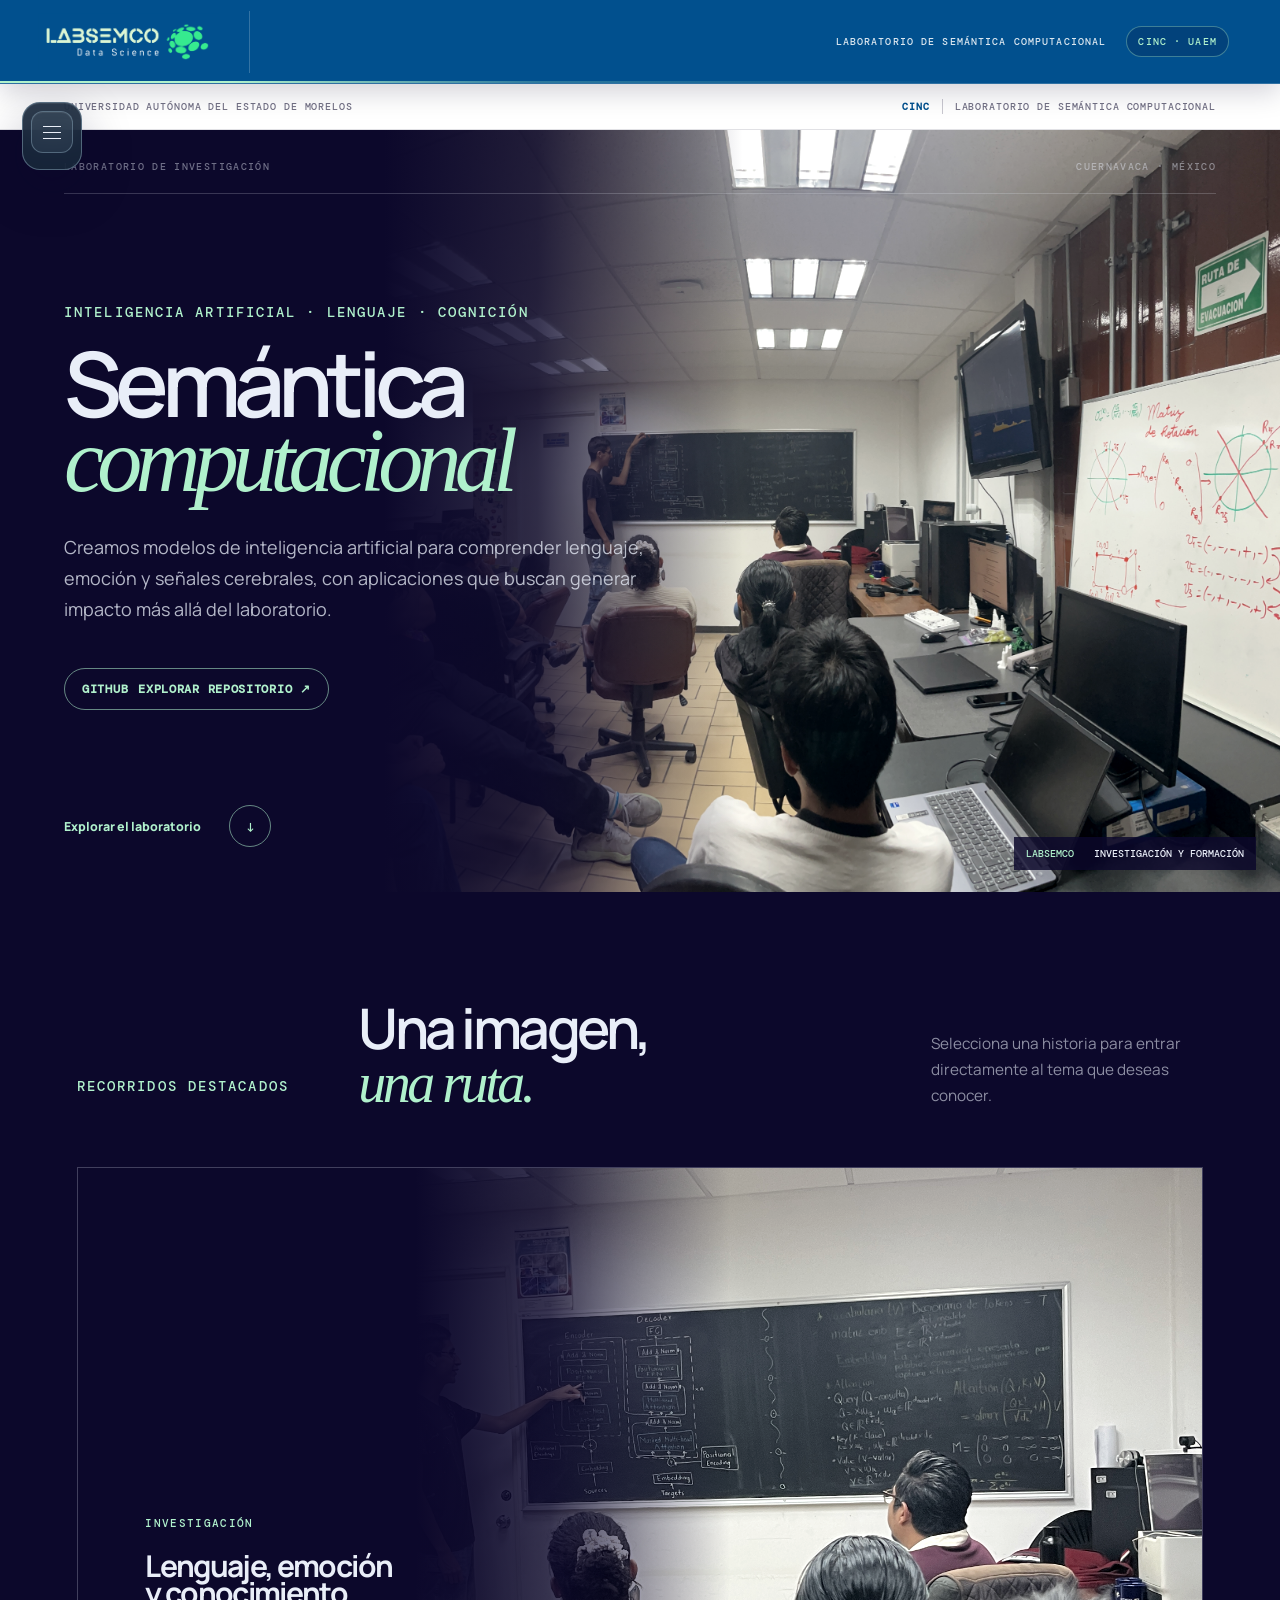
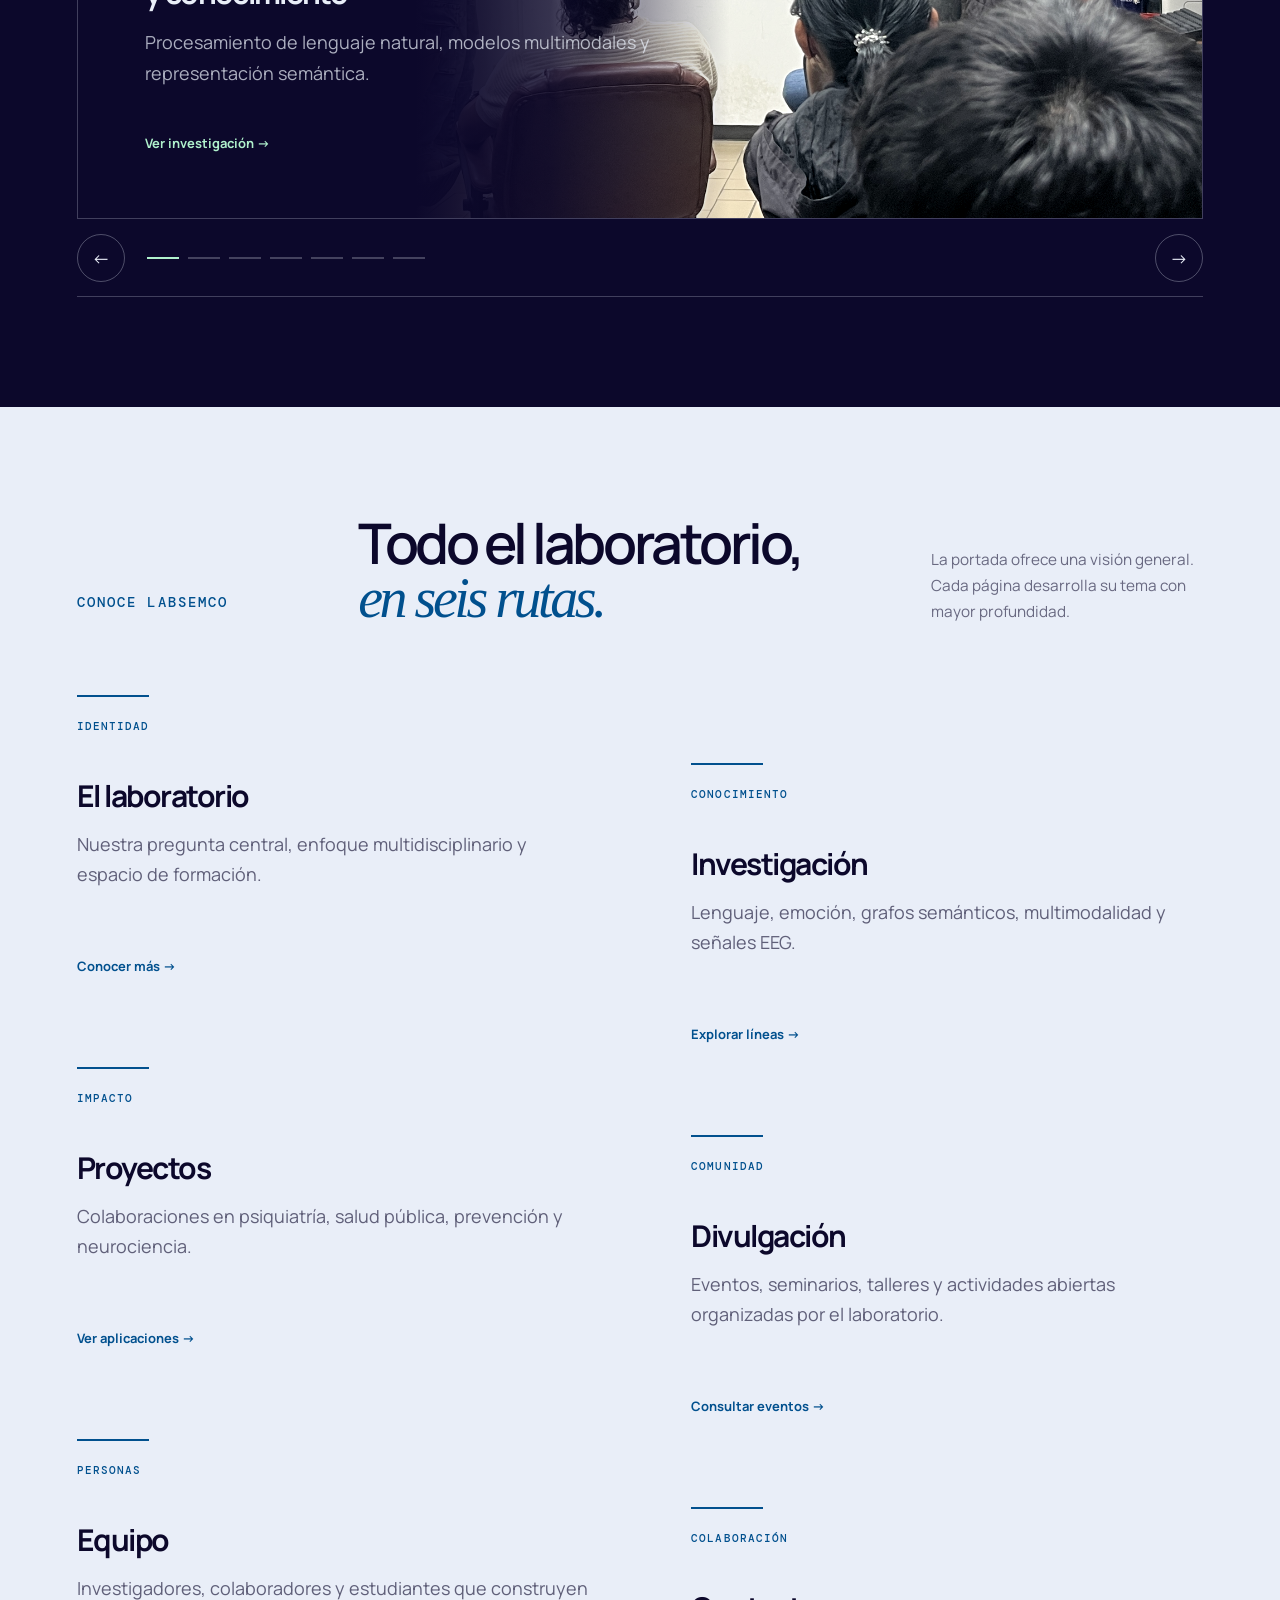
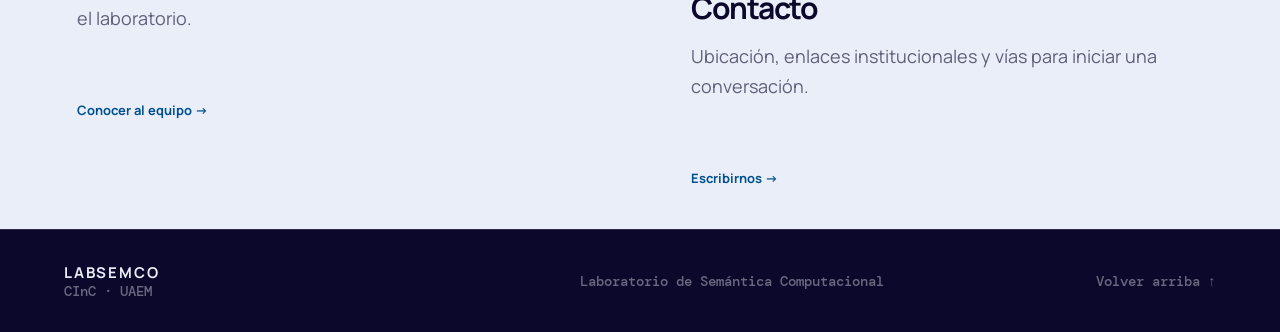
<file: index.html>
<!doctype html>
<html lang="es">
<head>
  <meta charset="UTF-8">
<meta name="viewport" content="width=device-width,initial-scale=1">
  <meta name="description" content="Laboratorio de Semántica Computacional del Centro de Investigación en Ciencias de la UAEM.">
  <meta name="theme-color" content="#0c082b">
  <link rel="canonical" href="https://cinc.uaem.mx/semantica-computacional/">
  <meta property="og:locale" content="es_MX">
  <meta property="og:type" content="website">
  <meta property="og:site_name" content="LABSEMCO">
  <meta property="og:title" content="LABSEMCO · Semántica Computacional">
  <meta property="og:description" content="Investigación en lenguaje, cognición e inteligencia artificial en el CInC-UAEM.">
  <meta property="og:url" content="https://cinc.uaem.mx/semantica-computacional/">
  <meta property="og:image" content="https://cinc.uaem.mx/semantica-computacional/assets/Lab.JPG">
  <meta name="twitter:card" content="summary_large_image">
  <title>LABSEMCO · Semántica Computacional</title>
  <link rel="icon" href="assets/labsemco-logo.png" type="image/png">
  <link rel="preconnect" href="https://fonts.googleapis.com">
<link rel="preconnect" href="https://fonts.gstatic.com" crossorigin>
  <link href="https://fonts.googleapis.com/css2?family=DM+Mono:wght@400;500&amp;family=Manrope:wght@400;500;600;700;800&amp;display=swap" rel="stylesheet">
<link rel="stylesheet" href="styles.css">
<script type="application/ld+json">
{
  "@context": "https://schema.org",
  "@type": "ResearchOrganization",
  "name": "Laboratorio de Semántica Computacional",
  "alternateName": "LABSEMCO",
  "url": "https://cinc.uaem.mx/semantica-computacional/",
  "logo": "https://cinc.uaem.mx/semantica-computacional/assets/labsemco-logo.png",
  "parentOrganization": {
    "@type": "CollegeOrUniversity",
    "name": "Universidad Autónoma del Estado de Morelos",
    "url": "https://www.uaem.mx/"
  },
  "address": {
    "@type": "PostalAddress",
    "streetAddress": "Av. Universidad 1001, Edificio 43, Col. Chamilpa",
    "addressLocality": "Cuernavaca",
    "addressRegion": "Morelos",
    "postalCode": "62209",
    "addressCountry": "MX"
  }
}
</script>
</head>
<body data-page="inicio">
  <a class="skip-link" href="#inicio">Saltar al contenido</a>
  <aside class="sidebar" aria-label="Navegación principal">
    <button class="menu-toggle" type="button" aria-expanded="false" aria-controls="site-nav"><span></span><span></span><span></span><b class="sr-only">Abrir menú</b></button>
    <nav class="site-nav" id="site-nav">
      <a class="active" aria-current="page" href="index.html">Inicio</a><a href="nosotros.html">Nosotros</a><a href="investigacion.html">Investigación</a><a href="proyectos.html">Proyectos</a><a href="divulgacion.html">Divulgación</a><a href="equipo.html">Equipo</a><a href="contacto.html">Contacto</a>
    </nav>
    <div class="sidebar-foot">
<p>Centro de Investigación<br>en Ciencias</p>
<a href="https://cinc.uaem.mx/" target="_blank" rel="noreferrer">Sitio institucional ↗</a>
</div>
  </aside>
  <main class="page-shell">
    <header class="brand-banner"><a href="index.html" aria-label="LABSEMCO, inicio"><img src="assets/labsemco-logo.png" alt="LABSEMCO Data Science" width="3198" height="1007" decoding="async"></a><p>Laboratorio de Semántica Computacional <span>CInC · UAEM</span></p></header>
    <div class="institution-strip">
<span>Universidad Autónoma del Estado de Morelos</span><div>
<a href="https://cinc.uaem.mx/" target="_blank" rel="noreferrer">CInC</a><i></i><span>Laboratorio de Semántica Computacional</span>
</div>
</div>
    <section class="hero" id="inicio">
      <div class="hero-topline">
<span>Laboratorio de investigación</span><span>Cuernavaca · México</span>
</div>
      <div class="hero-copy">
<p class="eyebrow" id="inicio_etiqueta">Inteligencia artificial · Lenguaje · Cognición</p>
<h1>
<span id="inicio_titulo">Semántica</span><br><em id="inicio_destacado">computacional</em>
</h1>
<p class="hero-lead" id="inicio_descripcion">Creamos modelos de inteligencia artificial para comprender lenguaje, emoción y señales cerebrales, con aplicaciones que buscan generar impacto más allá del laboratorio.</p>
<a class="github-home" href="https://github.com/ara-nere12/LabSC" target="_blank" rel="noopener noreferrer"><span>GitHub</span><strong>Explorar repositorio ↗</strong></a>
</div>
      <a class="scroll-cue" href="#carousel-title"><span>Explorar el laboratorio</span><b>↓</b></a>
      <figure class="hero-photo"><img src="assets/Lab.JPG" alt="Sesión de trabajo y presentación dentro del laboratorio LABSEMCO" width="7406" height="3870" decoding="async" fetchpriority="high"><figcaption><span>LABSEMCO</span> Investigación y formación</figcaption></figure>
    </section>

    <section class="photo-carousel" aria-labelledby="carousel-title">
      <div class="carousel-heading">
<p class="eyebrow" id="carrusel_etiqueta">Recorridos destacados</p>
<h2 id="carousel-title">
<span id="carrusel_titulo">Una imagen,</span><br><em id="carrusel_destacado">una ruta.</em>
</h2>
<p id="carrusel_descripcion">Selecciona una historia para entrar directamente al tema que deseas conocer.</p>
</div>
      <div class="carousel" role="region" aria-roledescription="carrusel" aria-label="Páginas destacadas">
        <div class="carousel-viewport"><div class="carousel-track" id="carousel-list">
          <article class="carousel-slide is-active" aria-label="Investigación"><a href="investigacion.html"><img src="assets/Reza3.JPG" alt="Presentación de una arquitectura Transformer frente al equipo de LABSEMCO" width="4032" height="3024" loading="lazy" decoding="async"><span class="slide-shade"></span><div class="slide-copy">
<small>Investigación</small><h3>Lenguaje, emoción<br>y conocimiento</h3>
<p>Procesamiento de lenguaje natural, modelos multimodales y representación semántica.</p>
<b>Ver investigación →</b>
</div></a></article>
          <article class="carousel-slide" aria-label="Neurociencia" aria-hidden="true"><a href="investigacion.html#cerebro"><img src="assets/IMG_0811.JPG" alt="Cartel de inteligencia artificial aplicada a la salud mental y señales EEG" width="4032" height="3024" loading="lazy" decoding="async"><span class="slide-shade"></span><div class="slide-copy">
<small>Neurociencia</small><h3>Señales EEG<br>y cognición</h3>
<p>Actividad cerebral, análisis computacional y posibles aplicaciones clínicas.</p>
<b>Conocer esta línea →</b>
</div></a></article>
          <article class="carousel-slide" aria-label="Equipo" aria-hidden="true"><a href="equipo.html"><img src="assets/Irving2.JPG" alt="Integrantes de LABSEMCO durante una sesión colaborativa" width="4032" height="3024" loading="lazy" decoding="async"><span class="slide-shade"></span><div class="slide-copy">
<small>Equipo</small><h3>Personas que<br>construyen ciencia</h3>
<p>Investigadores, colaboradores y estudiantes de distintas disciplinas.</p>
<b>Conocer al equipo →</b>
</div></a></article>
          <article class="carousel-slide" aria-label="El laboratorio" aria-hidden="true"><a href="nosotros.html"><img src="assets/Laboratorio3.JPG" alt="Sesión colectiva de análisis dentro de LABSEMCO" width="4032" height="2268" loading="lazy" decoding="async"><span class="slide-shade"></span><div class="slide-copy">
<small>El laboratorio</small><h3>Un espacio para<br>conectar disciplinas</h3>
<p>Conoce nuestra identidad, enfoque y forma de trabajo.</p>
<b>Conocer LABSEMCO →</b>
</div></a></article>
          <article class="carousel-slide" aria-label="Proyectos" aria-hidden="true"><a href="proyectos.html"><img src="assets/Reza.JPG" alt="Equipo de LABSEMCO analizando una visualización de datos" width="4032" height="2268" loading="lazy" decoding="async"><span class="slide-shade"></span><div class="slide-copy">
<small>Proyectos</small><h3>Ciencia con<br>impacto humano</h3>
<p>Aplicaciones relacionadas con prevención, salud pública y acompañamiento especializado.</p>
<b>Ver proyectos →</b>
</div></a></article>
          <article class="carousel-slide" aria-label="Divulgación" aria-hidden="true"><a href="divulgacion.html"><img src="assets/Reza2.JPG" alt="Exposición académica frente al pizarrón en LABSEMCO" width="4032" height="3024" loading="lazy" decoding="async"><span class="slide-shade"></span><div class="slide-copy">
<small>Divulgación</small><h3>Conocimiento que<br>se comparte</h3>
<p>Seminarios, talleres, encuentros y actividades abiertas a nuevas comunidades.</p>
<b>Consultar eventos →</b>
</div></a></article>
          <article class="carousel-slide" aria-label="Contacto" aria-hidden="true"><a href="contacto.html"><img src="assets/Laboratorio2.JPG" alt="Equipo de LABSEMCO reunido alrededor de una visualización" width="4032" height="3024" loading="lazy" decoding="async"><span class="slide-shade"></span><div class="slide-copy">
<small>Colaboración</small><h3>Nuevas preguntas,<br>nuevas conexiones</h3>
<p>Conversemos sobre investigación, formación y posibles colaboraciones.</p>
<b>Contactar al laboratorio →</b>
</div></a></article>
        </div></div>
        <div class="carousel-controls">
<button class="carousel-arrow carousel-prev" type="button" aria-label="Fotografía anterior">←</button><div class="carousel-dots" role="tablist" aria-label="Elegir fotografía">
<button class="is-active" type="button" role="tab" aria-selected="true" aria-label="Mostrar investigación"></button><button type="button" role="tab" aria-selected="false" aria-label="Mostrar neurociencia"></button><button type="button" role="tab" aria-selected="false" aria-label="Mostrar equipo"></button><button type="button" role="tab" aria-selected="false" aria-label="Mostrar laboratorio"></button><button type="button" role="tab" aria-selected="false" aria-label="Mostrar proyectos"></button><button type="button" role="tab" aria-selected="false" aria-label="Mostrar divulgación"></button><button type="button" role="tab" aria-selected="false" aria-label="Mostrar contacto"></button>
</div>
<button class="carousel-arrow carousel-next" type="button" aria-label="Fotografía siguiente">→</button>
</div>
      </div>
    </section>

    <section class="home-summary" aria-labelledby="summary-title">
      <header><p class="eyebrow" id="resumen_etiqueta">Conoce LABSEMCO</p>
<h2 id="summary-title">
<span id="resumen_titulo">Todo el laboratorio,</span><br><em id="resumen_destacado">en seis rutas.</em>
</h2>
<p id="resumen_descripcion">La portada ofrece una visión general. Cada página desarrolla su tema con mayor profundidad.</p></header>
      <div class="summary-grid">
        <a href="nosotros.html"><small>Identidad</small><h3 id="resumen_laboratorio_titulo">El laboratorio</h3>
<p id="resumen_laboratorio_descripcion">Nuestra pregunta central, enfoque multidisciplinario y espacio de formación.</p>
<b>Conocer más →</b></a>
        <a href="investigacion.html"><small>Conocimiento</small><h3 id="resumen_investigacion_titulo">Investigación</h3>
<p id="resumen_investigacion_descripcion">Lenguaje, emoción, grafos semánticos, multimodalidad y señales EEG.</p>
<b>Explorar líneas →</b></a>
        <a href="proyectos.html"><small>Impacto</small><h3 id="resumen_proyectos_titulo">Proyectos</h3>
<p id="resumen_proyectos_descripcion">Colaboraciones en psiquiatría, salud pública, prevención y neurociencia.</p>
<b>Ver aplicaciones →</b></a>
        <a href="divulgacion.html"><small>Comunidad</small><h3 id="resumen_divulgacion_titulo">Divulgación</h3>
<p id="resumen_divulgacion_descripcion">Eventos, seminarios, talleres y actividades abiertas organizadas por el laboratorio.</p>
<b>Consultar eventos →</b></a>
        <a href="equipo.html"><small>Personas</small><h3 id="resumen_equipo_titulo">Equipo</h3>
<p id="resumen_equipo_descripcion">Investigadores, colaboradores y estudiantes que construyen el laboratorio.</p>
<b>Conocer al equipo →</b></a>
        <a href="contacto.html"><small>Colaboración</small><h3 id="resumen_contacto_titulo">Contacto</h3>
<p id="resumen_contacto_descripcion">Ubicación, enlaces institucionales y vías para iniciar una conversación.</p>
<b>Escribirnos →</b></a>
      </div>
    </section>
    <footer class="footer"><div>
<strong>LABSEMCO</strong><span>CInC · UAEM</span>
</div>
<p>Laboratorio de Semántica Computacional</p>
<a href="#inicio">Volver arriba ↑</a></footer>
  </main><script src="sheets-config.js"></script><script src="script.js"></script>
</body>
</html>
</file>
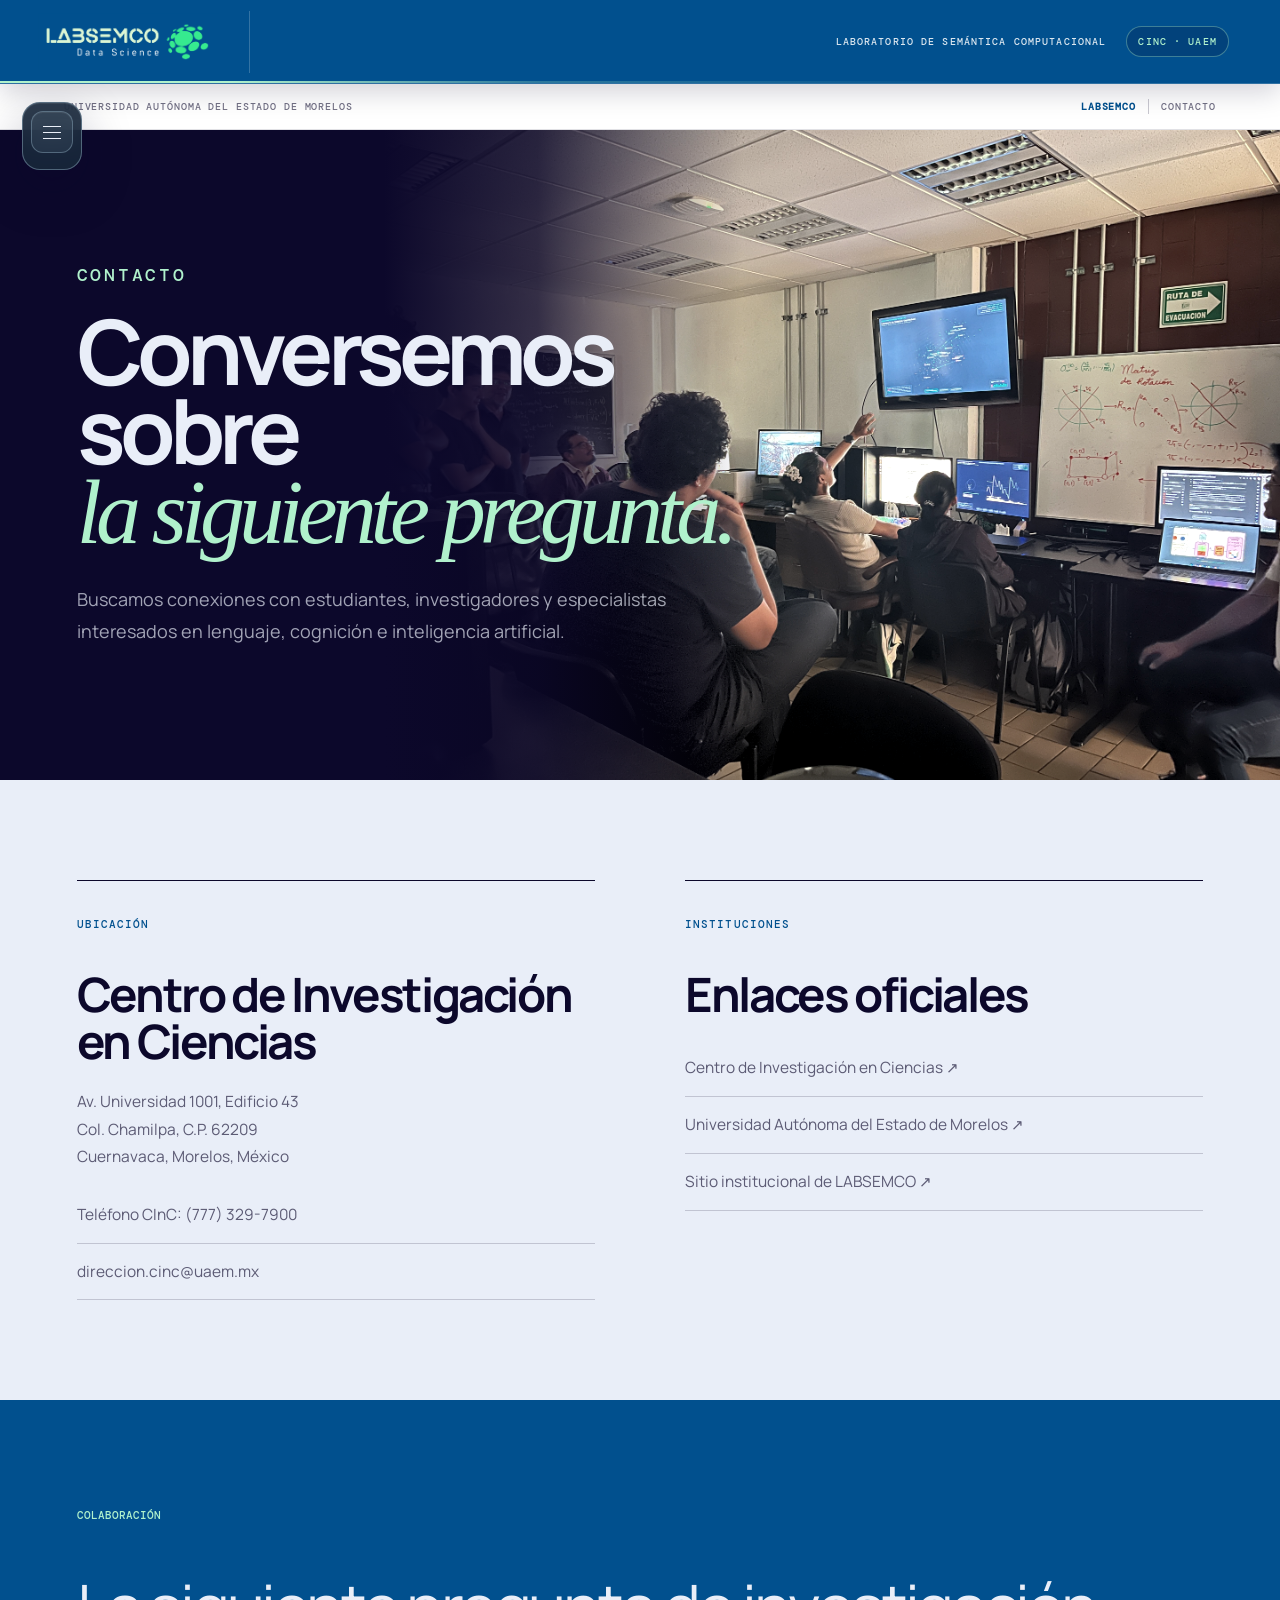
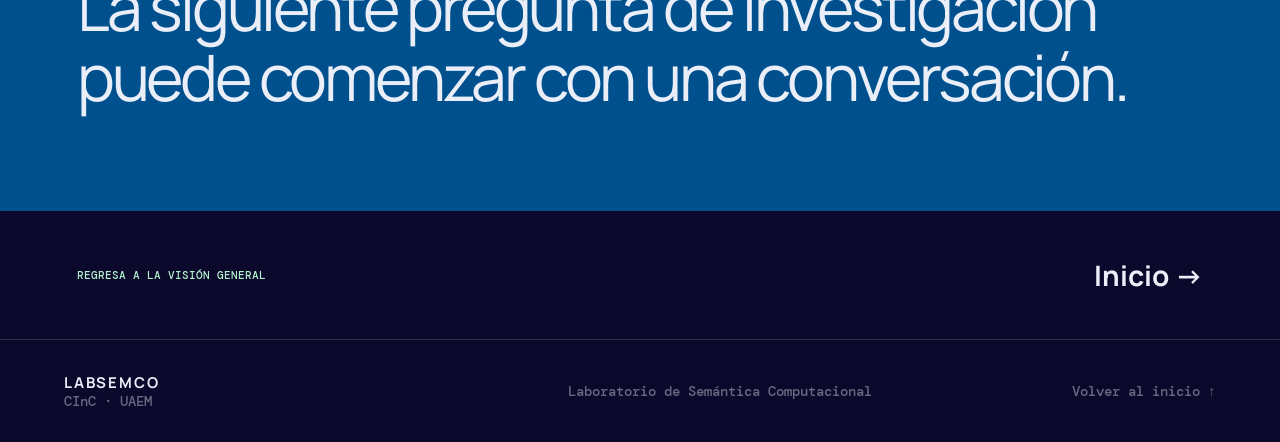
<file: contacto.html>
<!doctype html>
<html lang="es">
<head>
<meta charset="UTF-8">
<meta name="viewport" content="width=device-width,initial-scale=1">
<meta name="description" content="Contacto y ubicación de LABSEMCO.">
<meta name="theme-color" content="#0c082b">
<link rel="canonical" href="https://cinc.uaem.mx/semantica-computacional/contacto.html">
<meta property="og:locale" content="es_MX">
<meta property="og:type" content="website">
<meta property="og:site_name" content="LABSEMCO">
<meta property="og:title" content="Contacto · LABSEMCO">
<meta property="og:description" content="Ubicación y enlaces oficiales del Laboratorio de Semántica Computacional.">
<meta property="og:url" content="https://cinc.uaem.mx/semantica-computacional/contacto.html">
<meta property="og:image" content="https://cinc.uaem.mx/semantica-computacional/assets/Laboratorio2.JPG">
<meta name="twitter:card" content="summary_large_image">
<title>Contacto · LABSEMCO</title>
<link rel="icon" href="assets/labsemco-logo.png" type="image/png">
<link rel="preconnect" href="https://fonts.googleapis.com">
<link rel="preconnect" href="https://fonts.gstatic.com" crossorigin>
<link href="https://fonts.googleapis.com/css2?family=DM+Mono:wght@400;500&amp;family=Manrope:wght@400;500;600;700;800&amp;display=swap" rel="stylesheet">
<link rel="stylesheet" href="styles.css">
</head>
<body data-page="contacto">
<a class="skip-link" href="#contenido">Saltar al contenido</a><aside class="sidebar" aria-label="Navegación principal"><button class="menu-toggle" type="button" aria-expanded="false" aria-controls="site-nav"><span></span><span></span><span></span><b class="sr-only">Abrir menú</b></button><nav class="site-nav" id="site-nav"><a href="index.html">Inicio</a><a href="nosotros.html">Nosotros</a><a href="investigacion.html">Investigación</a><a href="proyectos.html">Proyectos</a><a href="divulgacion.html">Divulgación</a><a href="equipo.html">Equipo</a><a class="active" aria-current="page" href="contacto.html">Contacto</a></nav><div class="sidebar-foot">
<p>Centro de Investigación<br>en Ciencias</p>
<a href="https://cinc.uaem.mx/" target="_blank" rel="noreferrer">Sitio institucional ↗</a>
</div></aside>
<main class="detail-shell" id="contenido"><header class="brand-banner"><a href="index.html" aria-label="LABSEMCO, inicio"><img src="assets/labsemco-logo.png" alt="LABSEMCO Data Science" width="3198" height="1007" decoding="async"></a><p>Laboratorio de Semántica Computacional <span>CInC · UAEM</span></p></header><div class="institution-strip">
<span>Universidad Autónoma del Estado de Morelos</span><div>
<a href="index.html">LABSEMCO</a><i></i><span>Contacto</span>
</div>
</div>
<header class="detail-hero"><div>
<p class="eyebrow" id="contacto_etiqueta">Contacto</p>
<h1>
<span id="contacto_titulo">Conversemos sobre</span><br><em id="contacto_destacado">la siguiente pregunta.</em>
</h1>
<p id="contacto_descripcion">Buscamos conexiones con estudiantes, investigadores y especialistas interesados en lenguaje, cognición e inteligencia artificial.</p>
</div>
<img src="assets/Laboratorio2.JPG" alt="Equipo de LABSEMCO reunido alrededor de una visualización" width="4032" height="3024" decoding="async"></header>
<section class="contact-page"><div>
<small>Ubicación</small><h2 id="contacto_ubicacion_titulo">Centro de Investigación en Ciencias</h2>
<p id="contacto_direccion">Av. Universidad 1001, Edificio 43<br>Col. Chamilpa, C.P. 62209<br>Cuernavaca, Morelos, México</p>
<a href="tel:+527773297900">Teléfono CInC: (777) 329-7900</a>
<a href="mailto:direccion.cinc@uaem.mx">direccion.cinc@uaem.mx</a>
</div>
<div>
<small>Instituciones</small><h2>Enlaces oficiales</h2>
<div id="contact-links">
<a href="https://cinc.uaem.mx/" target="_blank" rel="noreferrer">Centro de Investigación en Ciencias ↗</a><a href="https://www.uaem.mx/" target="_blank" rel="noreferrer">Universidad Autónoma del Estado de Morelos ↗</a><a href="https://cinc.uaem.mx/semantica-computacional/" target="_blank" rel="noreferrer">Sitio institucional de LABSEMCO ↗</a>
</div>
</div></section>
<section class="detail-quote contact-invite"><small>Colaboración</small><blockquote id="contacto_invitacion">La siguiente pregunta de investigación puede comenzar con una conversación.</blockquote></section>
<a class="detail-next" href="index.html"><small>Regresa a la visión general</small><strong>Inicio →</strong></a><footer class="footer"><div>
<strong>LABSEMCO</strong><span>CInC · UAEM</span>
</div>
<p>Laboratorio de Semántica Computacional</p>
<a href="index.html">Volver al inicio ↑</a></footer></main><script src="sheets-config.js"></script><script src="script.js"></script>
</body>
</html>
</file>
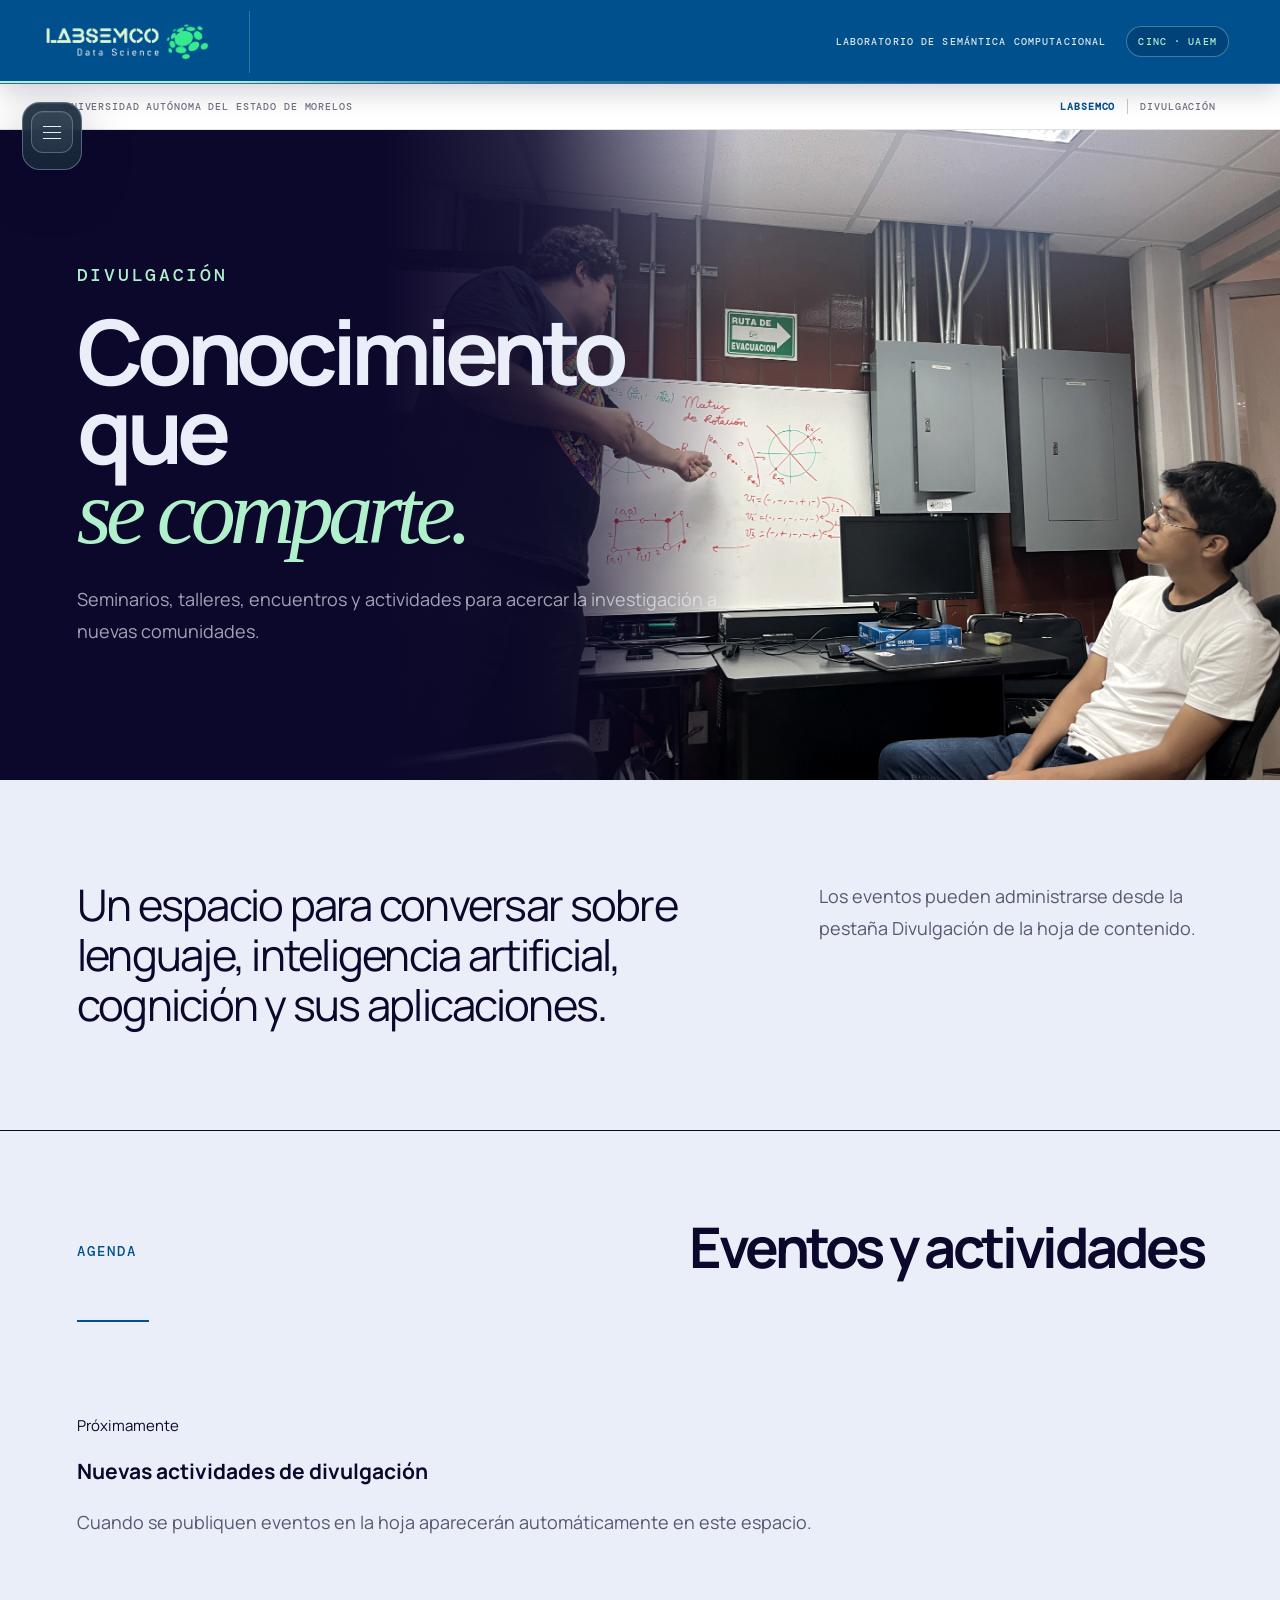
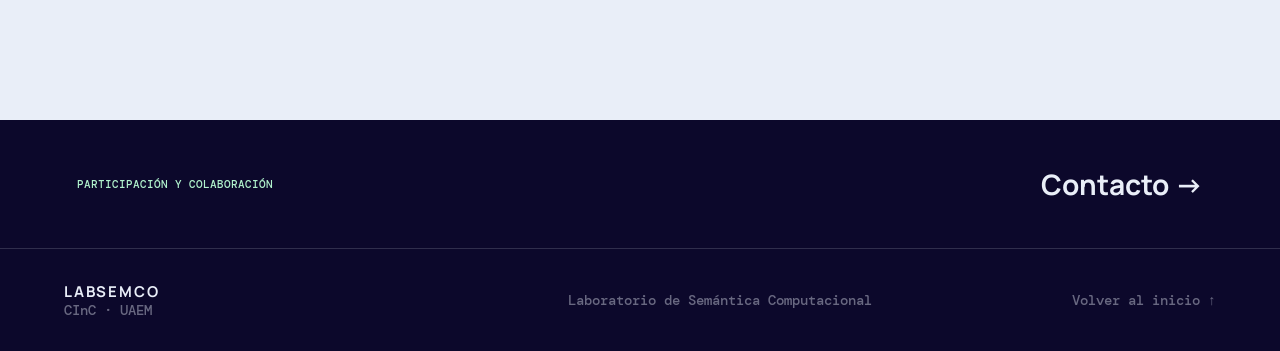
<file: divulgacion.html>
<!doctype html>
<html lang="es"><head><meta charset="UTF-8"><meta name="viewport" content="width=device-width,initial-scale=1"><meta name="description" content="Eventos y actividades de divulgación de LABSEMCO."><meta name="theme-color" content="#0c082b"><link rel="canonical" href="https://cinc.uaem.mx/semantica-computacional/divulgacion.html"><meta property="og:locale" content="es_MX"><meta property="og:type" content="website"><meta property="og:site_name" content="LABSEMCO"><meta property="og:title" content="Divulgación · LABSEMCO"><meta property="og:description" content="Seminarios, talleres y actividades abiertas de LABSEMCO."><meta property="og:url" content="https://cinc.uaem.mx/semantica-computacional/divulgacion.html"><meta property="og:image" content="https://cinc.uaem.mx/semantica-computacional/assets/Bruno.JPG"><meta name="twitter:card" content="summary_large_image"><title>Divulgación · LABSEMCO</title><link rel="icon" href="assets/labsemco-logo.png" type="image/png"><link rel="preconnect" href="https://fonts.googleapis.com"><link rel="preconnect" href="https://fonts.gstatic.com" crossorigin><link href="https://fonts.googleapis.com/css2?family=DM+Mono:wght@400;500&amp;family=Manrope:wght@400;500;600;700;800&amp;display=swap" rel="stylesheet"><link rel="stylesheet" href="styles.css"></head>
<body data-page="divulgacion"><a class="skip-link" href="#contenido">Saltar al contenido</a><aside class="sidebar" aria-label="Navegación principal"><button class="menu-toggle" type="button" aria-expanded="false" aria-controls="site-nav"><span></span><span></span><span></span><b class="sr-only">Abrir menú</b></button><nav class="site-nav" id="site-nav"><a href="index.html">Inicio</a><a href="nosotros.html">Nosotros</a><a href="investigacion.html">Investigación</a><a href="proyectos.html">Proyectos</a><a class="active" aria-current="page" href="divulgacion.html">Divulgación</a><a href="equipo.html">Equipo</a><a href="contacto.html">Contacto</a></nav><div class="sidebar-foot"><p>Centro de Investigación<br>en Ciencias</p><a href="https://cinc.uaem.mx/" target="_blank" rel="noreferrer">Sitio institucional ↗</a></div></aside>
<main class="detail-shell" id="contenido"><header class="brand-banner"><a href="index.html" aria-label="LABSEMCO, inicio"><img src="assets/labsemco-logo.png" alt="LABSEMCO Data Science" width="3198" height="1007" decoding="async"></a><p>Laboratorio de Semántica Computacional <span>CInC · UAEM</span></p></header><div class="institution-strip"><span>Universidad Autónoma del Estado de Morelos</span><div><a href="index.html">LABSEMCO</a><i></i><span>Divulgación</span></div></div>
<header class="detail-hero"><div><p class="eyebrow" id="divulgacion_etiqueta">Divulgación</p><h1><span id="divulgacion_titulo">Conocimiento que</span><br><em id="divulgacion_destacado">se comparte.</em></h1><p id="divulgacion_descripcion">Seminarios, talleres, encuentros y actividades para acercar la investigación a nuevas comunidades.</p></div><img src="assets/Bruno.JPG" alt="Exposición académica frente al pizarrón en LABSEMCO" width="4032" height="3024" decoding="async"></header>
<section class="detail-intro"><p class="detail-lead" id="divulgacion_intro">Un espacio para conversar sobre lenguaje, inteligencia artificial, cognición y sus aplicaciones.</p><p id="divulgacion_detalle">Los eventos pueden administrarse desde la pestaña Divulgación de la hoja de contenido.</p></section>
<section class="events-section"><header><p class="eyebrow" id="divulgacion_agenda_etiqueta">Agenda</p><h2 id="divulgacion_agenda_titulo">Eventos y actividades</h2></header><div class="events-list" id="events-list"><article class="event-empty"><small>Próximamente</small><h3>Nuevas actividades de divulgación</h3><p>Cuando se publiquen eventos en la hoja aparecerán automáticamente en este espacio.</p></article></div></section>
<a class="detail-next" href="contacto.html"><small>Participación y colaboración</small><strong>Contacto →</strong></a><footer class="footer"><div><strong>LABSEMCO</strong><span>CInC · UAEM</span></div><p>Laboratorio de Semántica Computacional</p><a href="index.html">Volver al inicio ↑</a></footer></main><script src="sheets-config.js"></script><script src="script.js"></script></body></html>
</file>
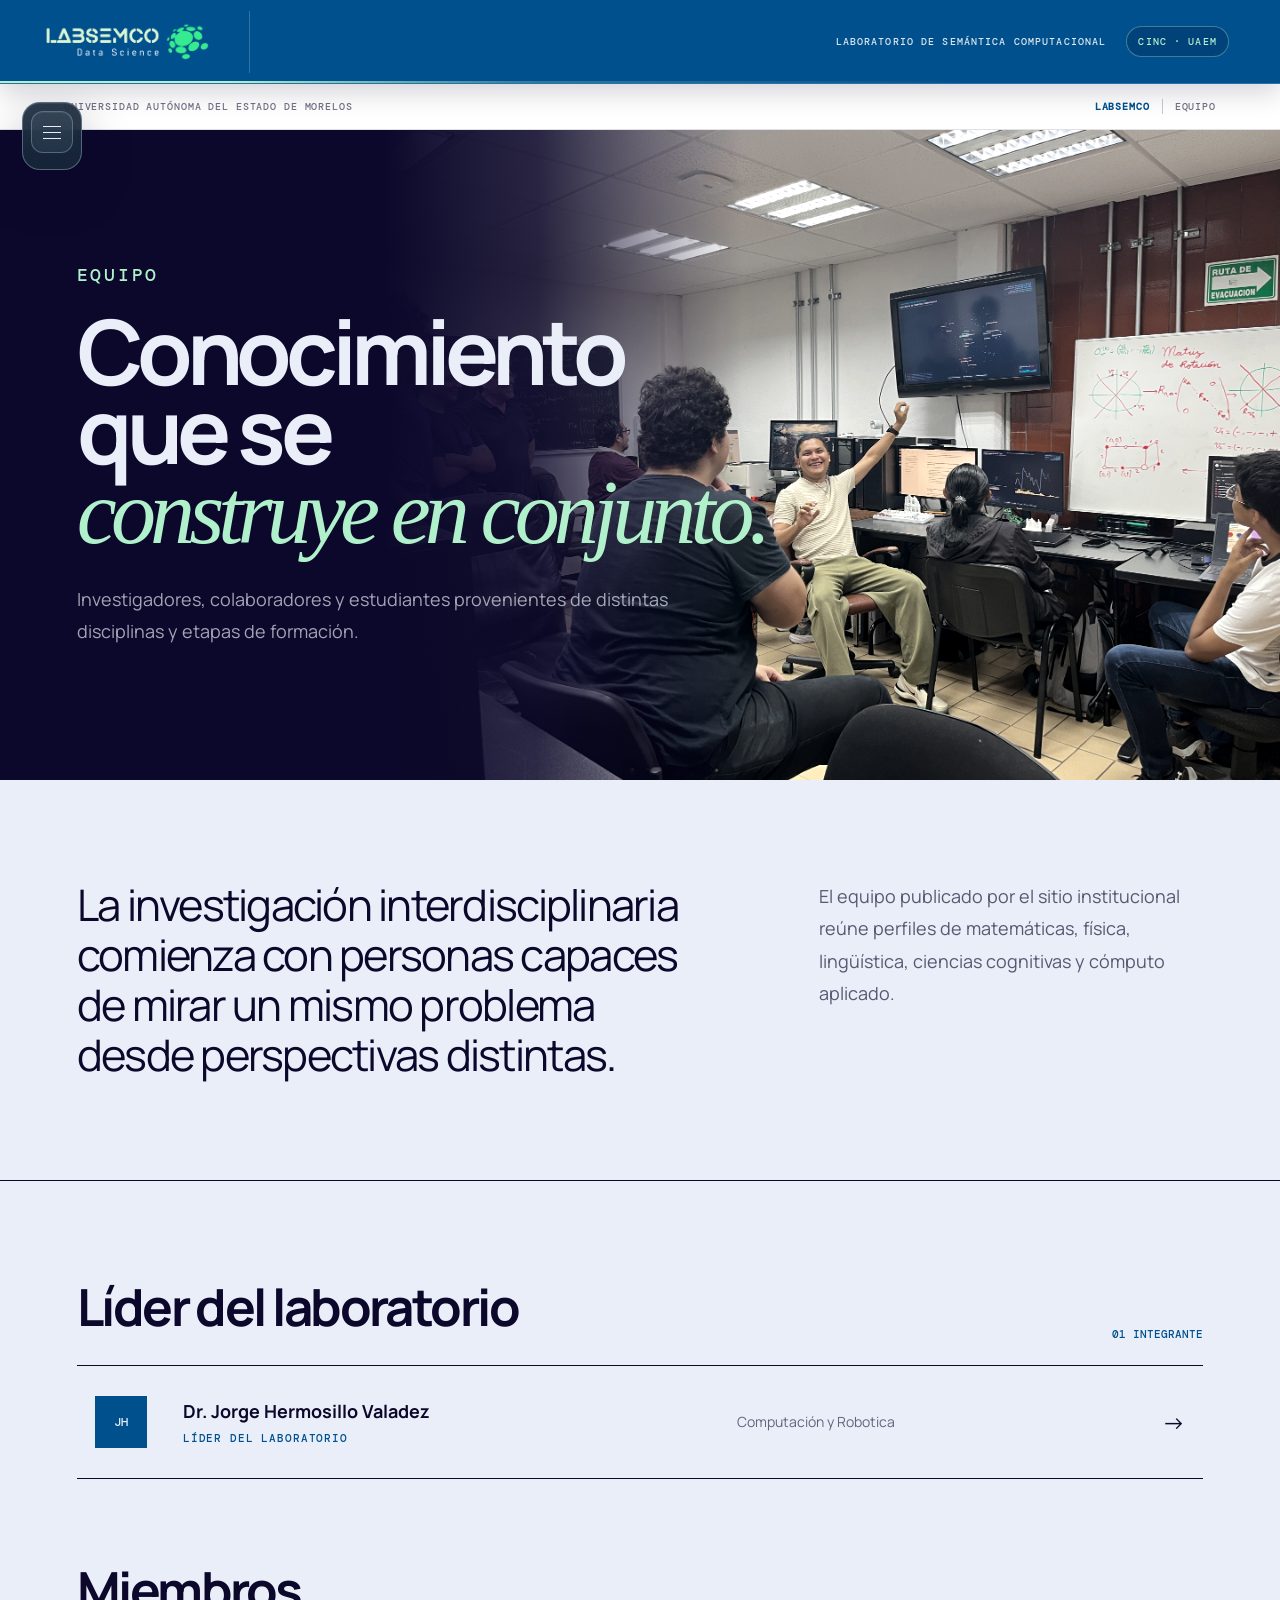
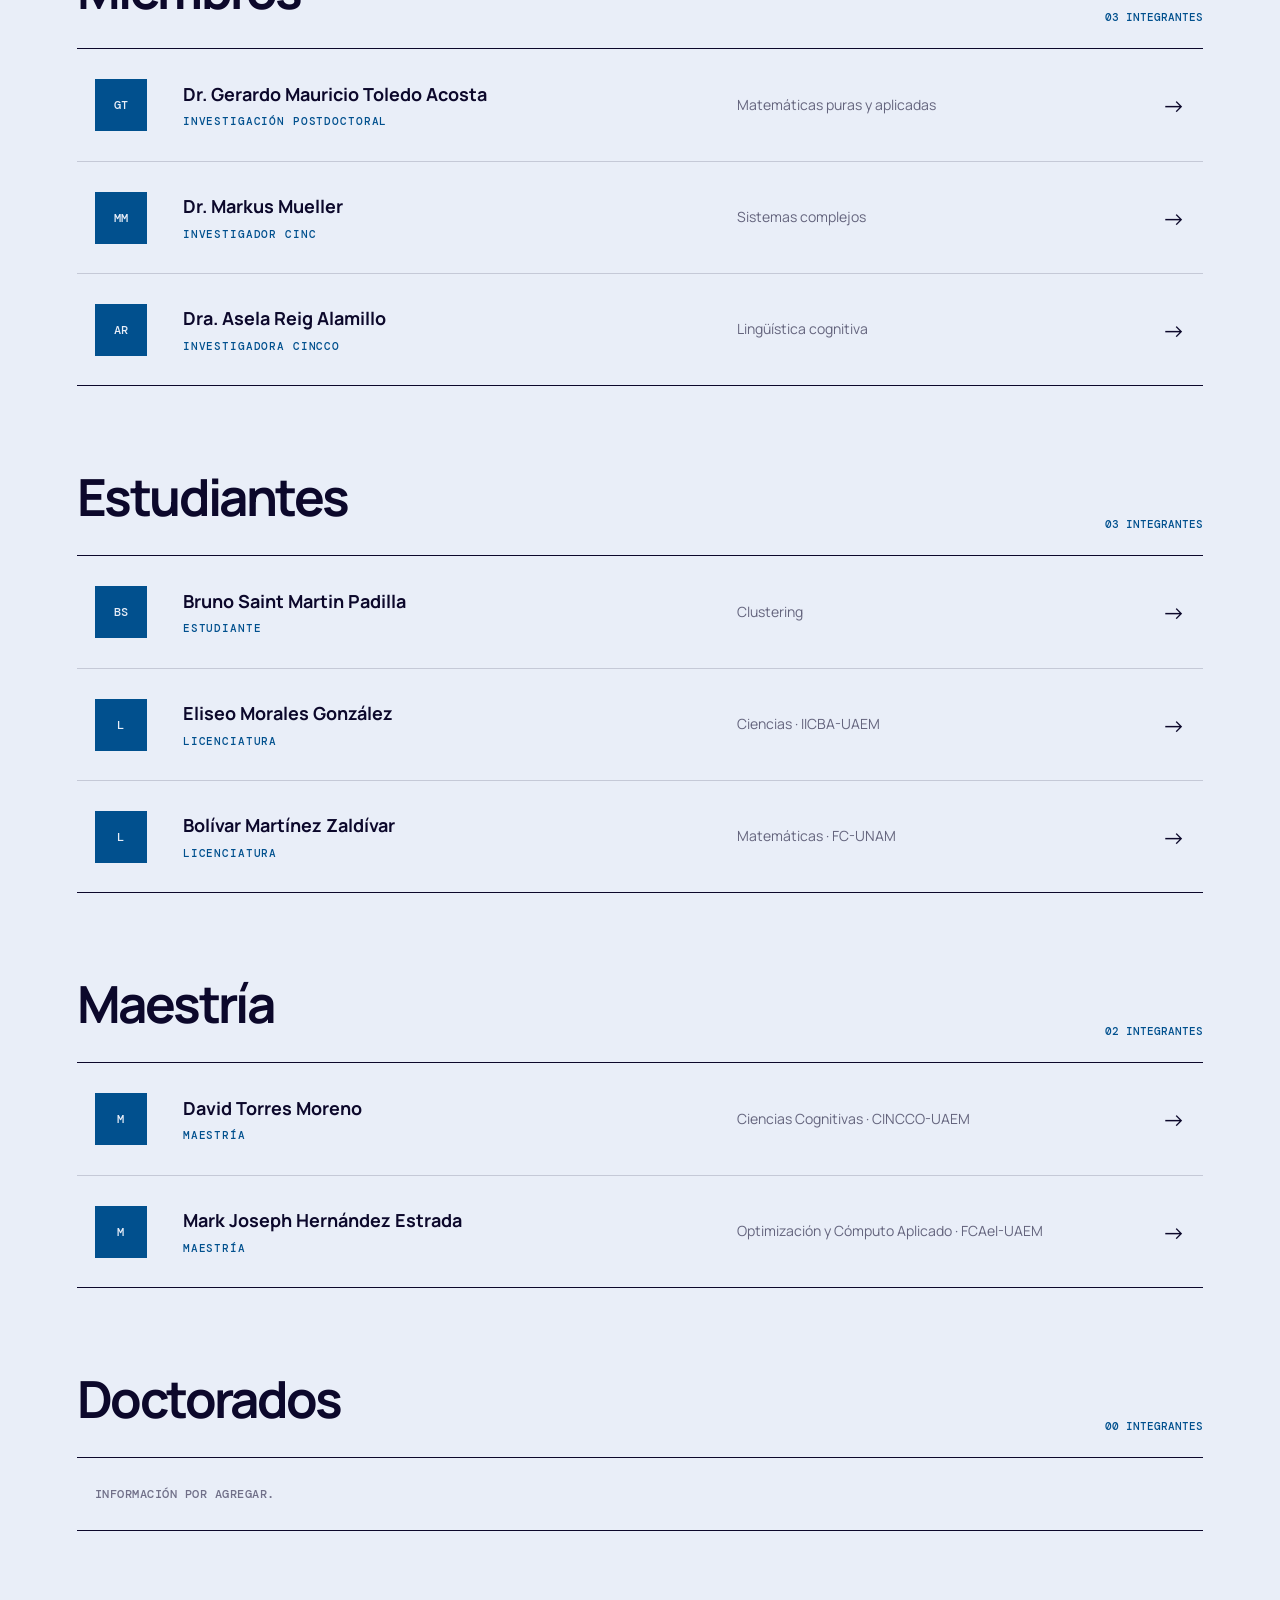
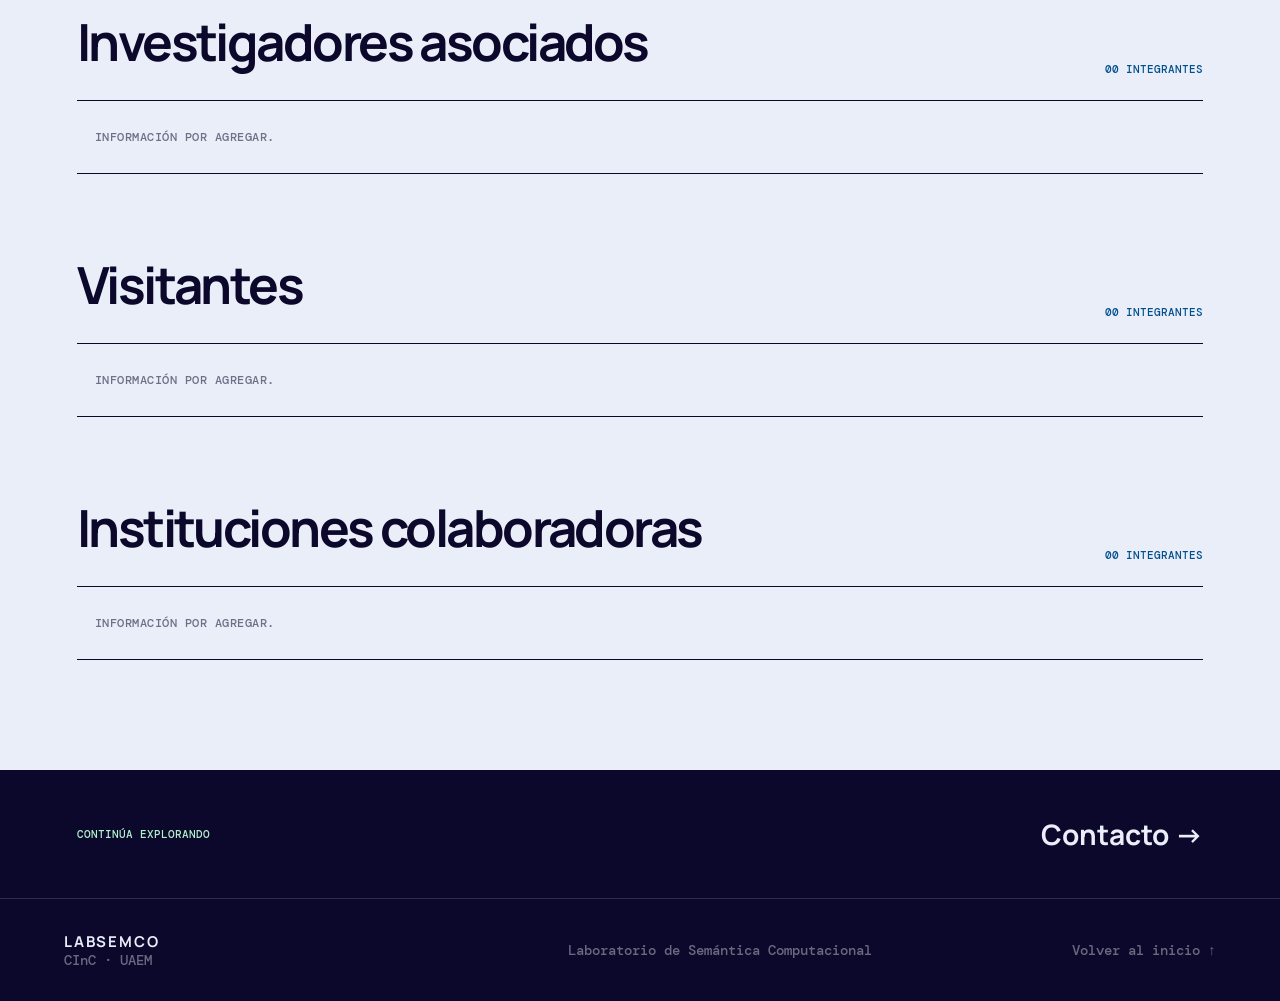
<file: equipo.html>
<!doctype html>
<html lang="es">
<head>
<meta charset="UTF-8">
<meta name="viewport" content="width=device-width,initial-scale=1">
<meta name="description" content="Equipo del Laboratorio de Semántica Computacional.">
<meta name="theme-color" content="#0c082b">
<link rel="canonical" href="https://cinc.uaem.mx/semantica-computacional/equipo.html">
<meta property="og:locale" content="es_MX">
<meta property="og:type" content="website">
<meta property="og:site_name" content="LABSEMCO">
<meta property="og:title" content="Equipo · LABSEMCO">
<meta property="og:description" content="Investigadores, colaboradores y estudiantes de LABSEMCO.">
<meta property="og:url" content="https://cinc.uaem.mx/semantica-computacional/equipo.html">
<meta property="og:image" content="https://cinc.uaem.mx/semantica-computacional/assets/Irving2.JPG">
<meta name="twitter:card" content="summary_large_image">
<title>Equipo · LABSEMCO</title>
<link rel="icon" href="assets/labsemco-logo.png" type="image/png">
<link rel="preconnect" href="https://fonts.googleapis.com">
<link rel="preconnect" href="https://fonts.gstatic.com" crossorigin>
<link href="https://fonts.googleapis.com/css2?family=DM+Mono:wght@400;500&amp;family=Manrope:wght@400;500;600;700;800&amp;display=swap" rel="stylesheet">
<link rel="stylesheet" href="styles.css">
</head>
<body data-page="equipo">
<a class="skip-link" href="#contenido">Saltar al contenido</a><aside class="sidebar" aria-label="Navegación principal"><button class="menu-toggle" type="button" aria-expanded="false" aria-controls="site-nav"><span></span><span></span><span></span><b class="sr-only">Abrir menú</b></button><nav class="site-nav" id="site-nav"><a href="index.html">Inicio</a><a href="nosotros.html">Nosotros</a><a href="investigacion.html">Investigación</a><a href="proyectos.html">Proyectos</a><a href="divulgacion.html">Divulgación</a><a class="active" aria-current="page" href="equipo.html">Equipo</a><a href="contacto.html">Contacto</a></nav><div class="sidebar-foot">
<p>Centro de Investigación<br>en Ciencias</p>
<a href="https://cinc.uaem.mx/" target="_blank" rel="noreferrer">Sitio institucional ↗</a>
</div></aside>
<main class="detail-shell" id="contenido"><header class="brand-banner"><a href="index.html" aria-label="LABSEMCO, inicio"><img src="assets/labsemco-logo.png" alt="LABSEMCO Data Science" width="3198" height="1007" decoding="async"></a><p>Laboratorio de Semántica Computacional <span>CInC · UAEM</span></p></header><div class="institution-strip">
<span>Universidad Autónoma del Estado de Morelos</span><div>
<a href="index.html">LABSEMCO</a><i></i><span>Equipo</span>
</div>
</div>
<header class="detail-hero detail-hero-team"><div>
<p class="eyebrow" id="equipo_etiqueta">Equipo</p>
<h1>
<span id="equipo_titulo">Conocimiento que se</span><br><em id="equipo_destacado">construye en conjunto.</em>
</h1>
<p id="equipo_descripcion">Investigadores, colaboradores y estudiantes provenientes de distintas disciplinas y etapas de formación.</p>
</div>
<img src="assets/Irving2.JPG" alt="Integrantes de LABSEMCO durante una sesión colaborativa" width="4032" height="3024" decoding="async"></header>
<section class="detail-intro"><p class="detail-lead" id="equipo_intro">La investigación interdisciplinaria comienza con personas capaces de mirar un mismo problema desde perspectivas distintas.</p>
<p id="equipo_detalle">El equipo publicado por el sitio institucional reúne perfiles de matemáticas, física, lingüística, ciencias cognitivas y cómputo aplicado.</p></section>
<section class="team-directory" id="team-directory" aria-label="Directorio del equipo">
<div class="team-list-section" id="grupo-miembros"><header><h2>Miembros</h2><span>03 integrantes</span></header><div class="team-list">
<a class="team-row" id="equipo-gerardo" href="persona.html?id=gerardo"><b>GT</b><span><strong>Dr. Gerardo Mauricio Toledo Acosta</strong><small>Investigación postdoctoral</small></span><p>Matemáticas puras y aplicadas</p><i aria-hidden="true">→</i></a>
<a class="team-row" id="equipo-markus" href="persona.html?id=markus"><b>MM</b><span><strong>Dr. Markus Mueller</strong><small>Investigador CInC</small></span><p>Sistemas complejos</p><i aria-hidden="true">→</i></a>
<a class="team-row" id="equipo-asela" href="persona.html?id=asela"><b>AR</b><span><strong>Dra. Asela Reig Alamillo</strong><small>Investigadora CINCCO</small></span><p>Lingüística cognitiva</p><i aria-hidden="true">→</i></a>
</div></div>
<div class="team-list-section" id="grupo-estudiantes"><header><h2>Estudiantes</h2><span>04 integrantes</span></header><div class="team-list">
<a class="team-row" id="equipo-david" href="persona.html?id=david"><b>M</b><span><strong>David Torres Moreno</strong><small>Maestría</small></span><p>Ciencias Cognitivas · CINCCO-UAEM</p><i aria-hidden="true">→</i></a>
<a class="team-row" id="equipo-mark" href="persona.html?id=mark"><b>M</b><span><strong>Mark Joseph Hernández Estrada</strong><small>Maestría</small></span><p>Optimización y Cómputo Aplicado · FCAeI-UAEM</p><i aria-hidden="true">→</i></a>
<a class="team-row" id="equipo-eliseo" href="persona.html?id=eliseo"><b>L</b><span><strong>Eliseo Morales González</strong><small>Licenciatura</small></span><p>Ciencias · IICBA-UAEM</p><i aria-hidden="true">→</i></a>
<a class="team-row" id="equipo-bolivar" href="persona.html?id=bolivar"><b>L</b><span><strong>Bolívar Martínez Zaldívar</strong><small>Licenciatura</small></span><p>Matemáticas · FC-UNAM</p><i aria-hidden="true">→</i></a>
</div></div>
</section>
<a class="detail-next" href="contacto.html"><small>Continúa explorando</small><strong>Contacto →</strong></a><footer class="footer"><div>
<strong>LABSEMCO</strong><span>CInC · UAEM</span>
</div>
<p>Laboratorio de Semántica Computacional</p>
<a href="index.html">Volver al inicio ↑</a></footer></main><script src="sheets-config.js"></script><script src="script.js"></script>
</body>
</html>
</file>
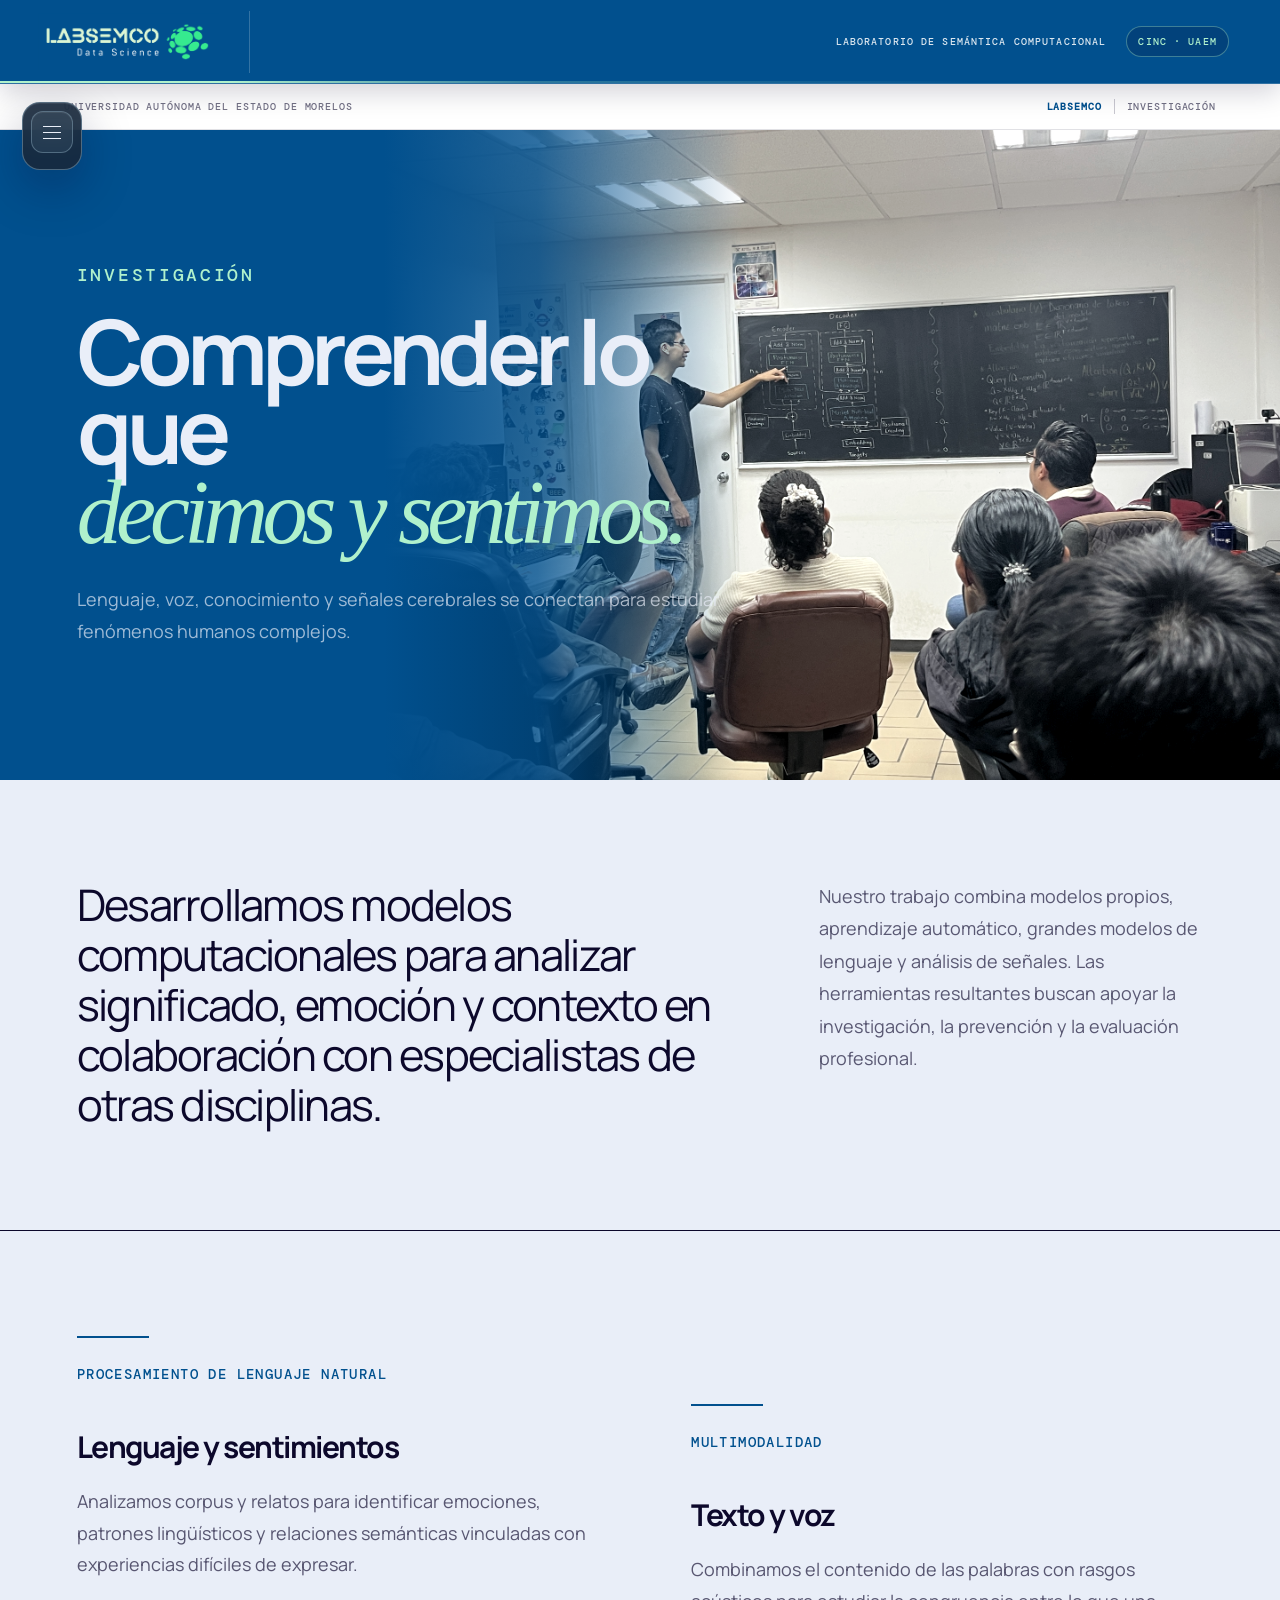
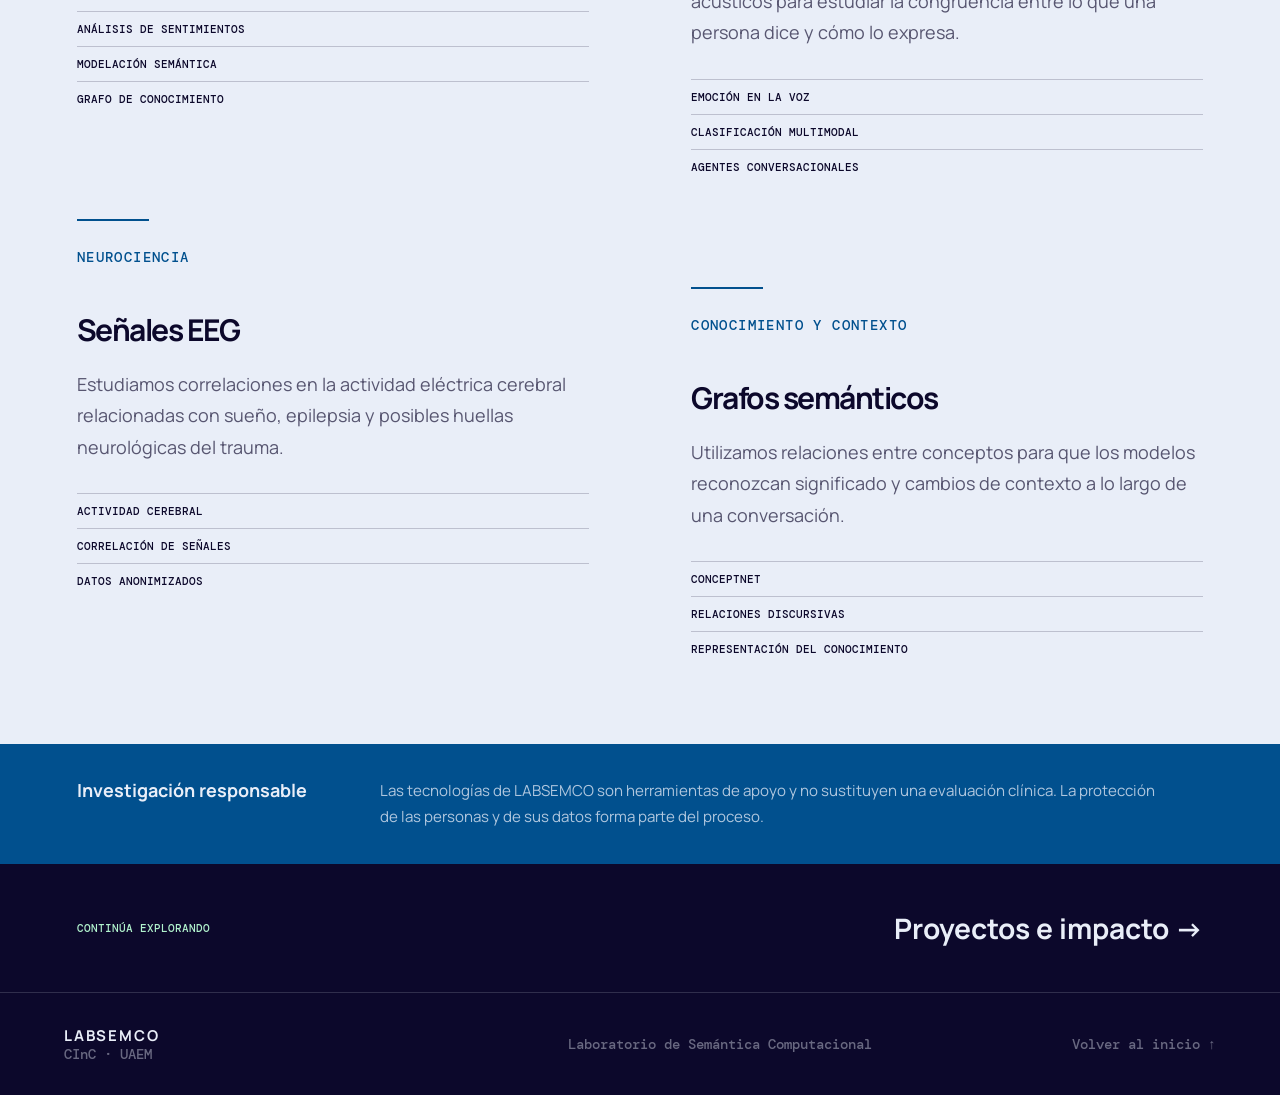
<file: investigacion.html>
<!doctype html>
<html lang="es">
<head>
<meta charset="UTF-8">
<meta name="viewport" content="width=device-width,initial-scale=1">
<meta name="description" content="Líneas de investigación del Laboratorio de Semántica Computacional.">
<meta name="theme-color" content="#0c082b">
<link rel="canonical" href="https://cinc.uaem.mx/semantica-computacional/investigacion.html">
<meta property="og:locale" content="es_MX">
<meta property="og:type" content="website">
<meta property="og:site_name" content="LABSEMCO">
<meta property="og:title" content="Investigación · LABSEMCO">
<meta property="og:description" content="Lenguaje, voz, conocimiento y señales cerebrales en LABSEMCO.">
<meta property="og:url" content="https://cinc.uaem.mx/semantica-computacional/investigacion.html">
<meta property="og:image" content="https://cinc.uaem.mx/semantica-computacional/assets/Reza3.JPG">
<meta name="twitter:card" content="summary_large_image">
<title>Investigación · LABSEMCO</title>
<link rel="icon" href="assets/labsemco-logo.png" type="image/png">
<link rel="preconnect" href="https://fonts.googleapis.com">
<link rel="preconnect" href="https://fonts.gstatic.com" crossorigin>
<link href="https://fonts.googleapis.com/css2?family=DM+Mono:wght@400;500&amp;family=Manrope:wght@400;500;600;700;800&amp;display=swap" rel="stylesheet">
<link rel="stylesheet" href="styles.css">
</head>
<body data-page="investigacion">
<a class="skip-link" href="#contenido">Saltar al contenido</a><aside class="sidebar" aria-label="Navegación principal"><button class="menu-toggle" type="button" aria-expanded="false" aria-controls="site-nav"><span></span><span></span><span></span><b class="sr-only">Abrir menú</b></button><nav class="site-nav" id="site-nav"><a href="index.html">Inicio</a><a href="nosotros.html">Nosotros</a><a class="active" aria-current="page" href="investigacion.html">Investigación</a><a href="proyectos.html">Proyectos</a><a href="divulgacion.html">Divulgación</a><a href="equipo.html">Equipo</a><a href="contacto.html">Contacto</a></nav><div class="sidebar-foot">
<p>Centro de Investigación<br>en Ciencias</p>
<a href="https://cinc.uaem.mx/" target="_blank" rel="noreferrer">Sitio institucional ↗</a>
</div></aside>
<main class="detail-shell" id="contenido"><header class="brand-banner"><a href="index.html" aria-label="LABSEMCO, inicio"><img src="assets/labsemco-logo.png" alt="LABSEMCO Data Science" width="3198" height="1007" decoding="async"></a><p>Laboratorio de Semántica Computacional <span>CInC · UAEM</span></p></header><div class="institution-strip">
<span>Universidad Autónoma del Estado de Morelos</span><div>
<a href="index.html">LABSEMCO</a><i></i><span>Investigación</span>
</div>
</div>
<header class="detail-hero detail-hero-research"><div>
<p class="eyebrow" id="investigacion_etiqueta">Investigación</p>
<h1>
<span id="investigacion_titulo">Comprender lo que</span><br><em id="investigacion_destacado">decimos y sentimos.</em>
</h1>
<p id="investigacion_descripcion">Lenguaje, voz, conocimiento y señales cerebrales se conectan para estudiar fenómenos humanos complejos.</p>
</div>
<img src="assets/Reza3.JPG" alt="Presentación de una arquitectura Transformer frente al equipo de LABSEMCO" width="4032" height="3024" decoding="async"></header>
<section class="detail-intro"><p class="detail-lead" id="investigacion_intro">Desarrollamos modelos computacionales para analizar significado, emoción y contexto en colaboración con especialistas de otras disciplinas.</p>
<p id="investigacion_detalle">Nuestro trabajo combina modelos propios, aprendizaje automático, grandes modelos de lenguaje y análisis de señales. Las herramientas resultantes buscan apoyar la investigación, la prevención y la evaluación profesional.</p></section>
<section class="detail-topics" id="research-list" aria-label="Líneas de investigación"><article id="lenguaje"><span>Procesamiento de lenguaje natural</span><h2 id="investigacion_lenguaje_titulo">Lenguaje y sentimientos</h2>
<p id="investigacion_lenguaje_descripcion">Analizamos corpus y relatos para identificar emociones, patrones lingüísticos y relaciones semánticas vinculadas con experiencias difíciles de expresar.</p>
<ul>
<li>Análisis de sentimientos</li>
<li>Modelación semántica</li>
<li>Grafo de conocimiento</li>
</ul></article><article><span>Multimodalidad</span><h2 id="investigacion_voz_titulo">Texto y voz</h2>
<p id="investigacion_voz_descripcion">Combinamos el contenido de las palabras con rasgos acústicos para estudiar la congruencia entre lo que una persona dice y cómo lo expresa.</p>
<ul>
<li>Emoción en la voz</li>
<li>Clasificación multimodal</li>
<li>Agentes conversacionales</li>
</ul></article><article id="cerebro"><span>Neurociencia</span><h2 id="investigacion_eeg_titulo">Señales EEG</h2>
<p id="investigacion_eeg_descripcion">Estudiamos correlaciones en la actividad eléctrica cerebral relacionadas con sueño, epilepsia y posibles huellas neurológicas del trauma.</p>
<ul>
<li>Actividad cerebral</li>
<li>Correlación de señales</li>
<li>Datos anonimizados</li>
</ul></article><article><span>Conocimiento y contexto</span><h2 id="investigacion_grafos_titulo">Grafos semánticos</h2>
<p id="investigacion_grafos_descripcion">Utilizamos relaciones entre conceptos para que los modelos reconozcan significado y cambios de contexto a lo largo de una conversación.</p>
<ul>
<li>ConceptNet</li>
<li>Relaciones discursivas</li>
<li>Representación del conocimiento</li>
</ul></article></section>
<aside class="detail-note"><strong>Investigación responsable</strong><p>Las tecnologías de LABSEMCO son herramientas de apoyo y no sustituyen una evaluación clínica. La protección de las personas y de sus datos forma parte del proceso.</p></aside><a class="detail-next" href="proyectos.html"><small>Continúa explorando</small><strong>Proyectos e impacto →</strong></a><footer class="footer"><div>
<strong>LABSEMCO</strong><span>CInC · UAEM</span>
</div>
<p>Laboratorio de Semántica Computacional</p>
<a href="index.html">Volver al inicio ↑</a></footer></main><script src="sheets-config.js"></script><script src="script.js"></script>
</body>
</html>
</file>
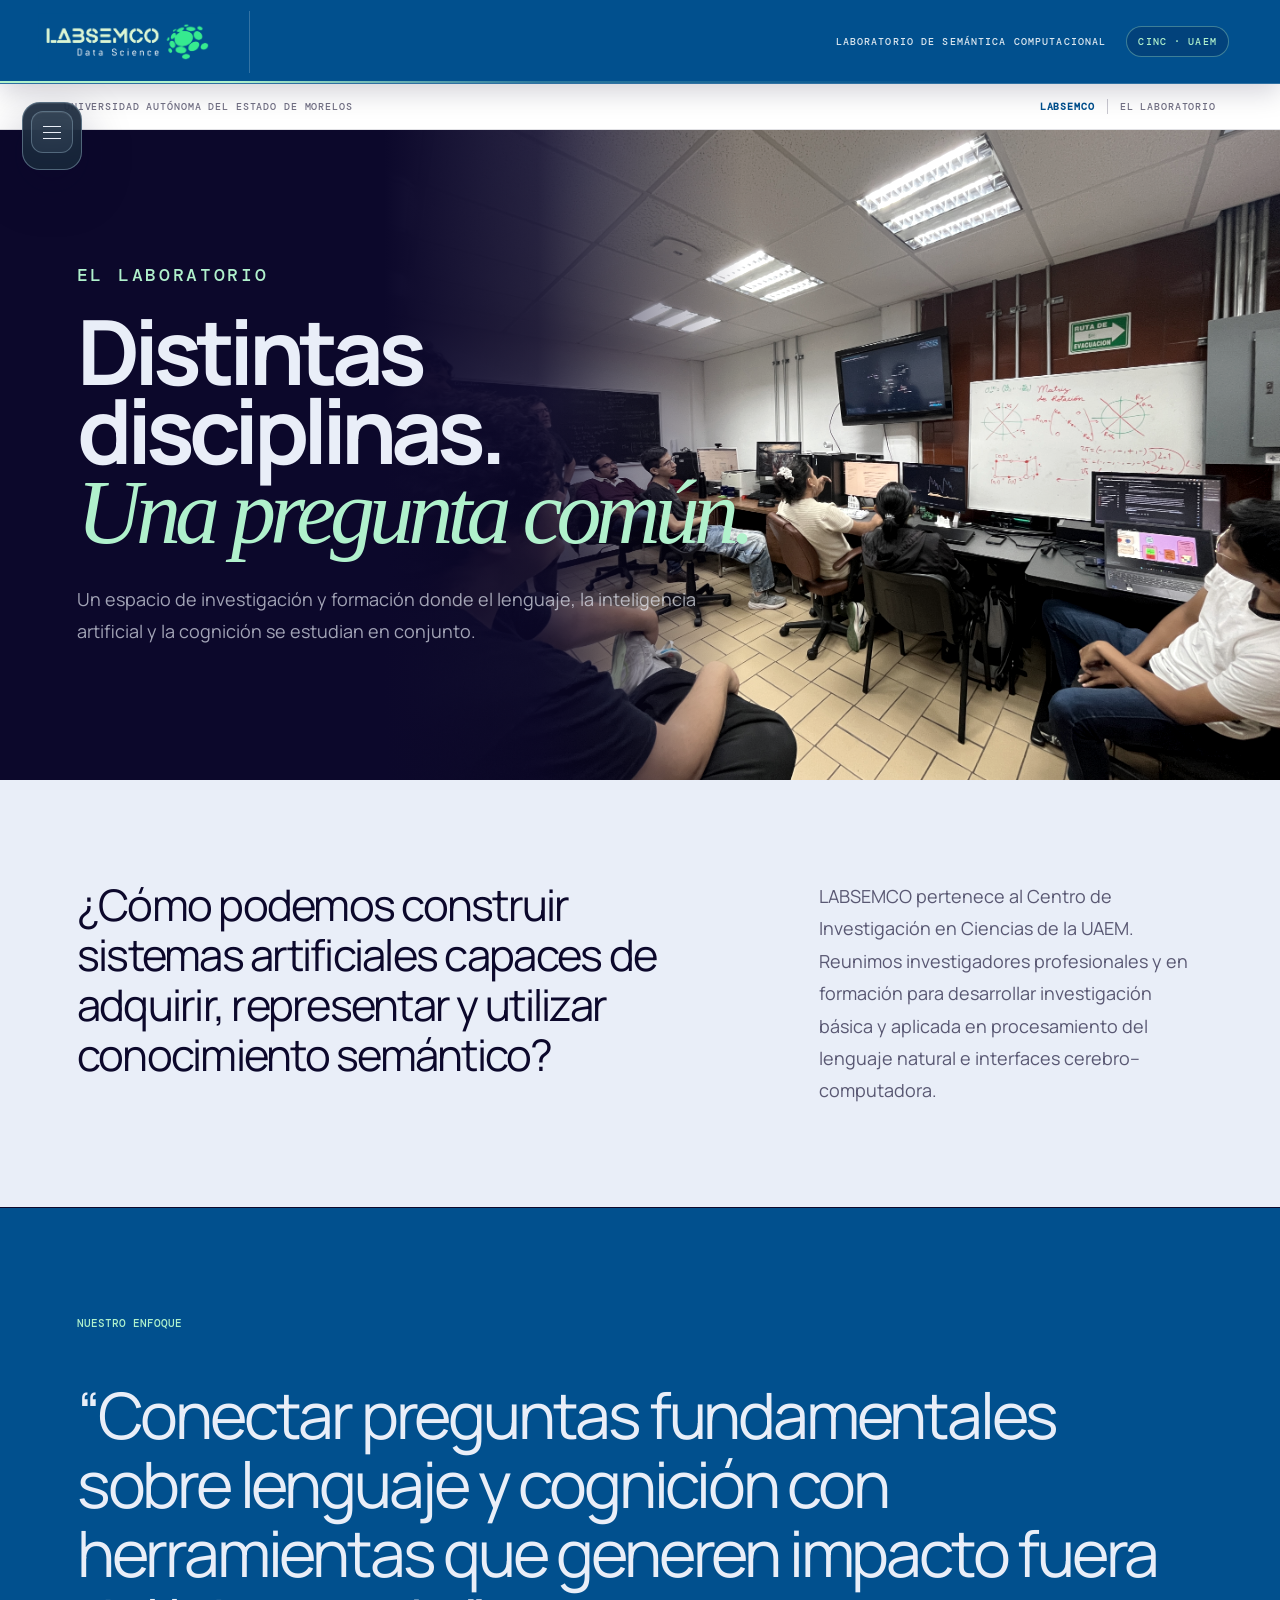
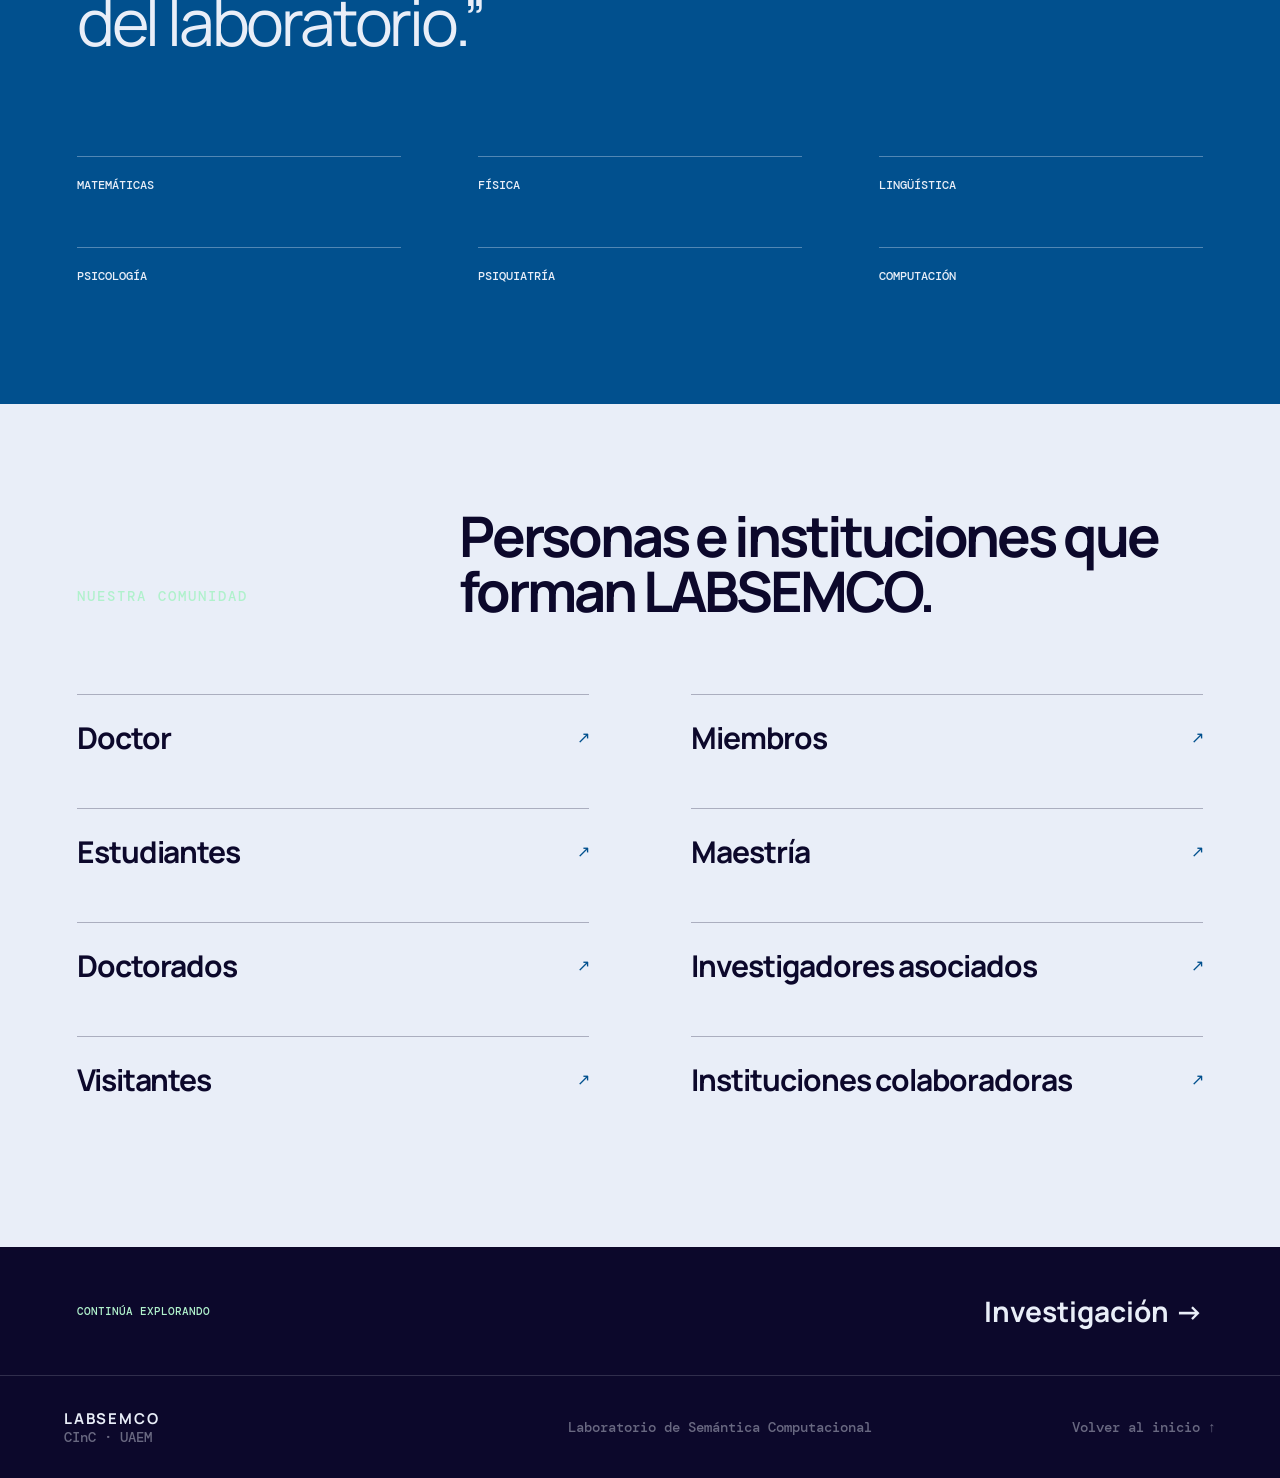
<file: nosotros.html>
<!doctype html>
<html lang="es">
<head>
<meta charset="UTF-8">
<meta name="viewport" content="width=device-width,initial-scale=1">
<meta name="description" content="Conoce el Laboratorio de Semántica Computacional del CInC-UAEM.">
<meta name="theme-color" content="#0c082b">
<link rel="canonical" href="https://cinc.uaem.mx/semantica-computacional/nosotros.html">
<meta property="og:locale" content="es_MX">
<meta property="og:type" content="website">
<meta property="og:site_name" content="LABSEMCO">
<meta property="og:title" content="El laboratorio · LABSEMCO">
<meta property="og:description" content="Conoce el Laboratorio de Semántica Computacional del CInC-UAEM.">
<meta property="og:url" content="https://cinc.uaem.mx/semantica-computacional/nosotros.html">
<meta property="og:image" content="https://cinc.uaem.mx/semantica-computacional/assets/Laboratorio.JPG">
<meta name="twitter:card" content="summary_large_image">
<title>El laboratorio · LABSEMCO</title>
<link rel="icon" href="assets/labsemco-logo.png" type="image/png">
<link rel="preconnect" href="https://fonts.googleapis.com">
<link rel="preconnect" href="https://fonts.gstatic.com" crossorigin>
<link href="https://fonts.googleapis.com/css2?family=DM+Mono:wght@400;500&amp;family=Manrope:wght@400;500;600;700;800&amp;display=swap" rel="stylesheet">
<link rel="stylesheet" href="styles.css">
</head>
<body data-page="laboratorio">
<a class="skip-link" href="#contenido">Saltar al contenido</a><aside class="sidebar" aria-label="Navegación principal"><button class="menu-toggle" type="button" aria-expanded="false" aria-controls="site-nav"><span></span><span></span><span></span><b class="sr-only">Abrir menú</b></button><nav class="site-nav" id="site-nav"><a href="index.html">Inicio</a><a class="active" aria-current="page" href="nosotros.html">Nosotros</a><a href="investigacion.html">Investigación</a><a href="proyectos.html">Proyectos</a><a href="divulgacion.html">Divulgación</a><a href="equipo.html">Equipo</a><a href="contacto.html">Contacto</a></nav><div class="sidebar-foot">
<p>Centro de Investigación<br>en Ciencias</p>
<a href="https://cinc.uaem.mx/" target="_blank" rel="noreferrer">Sitio institucional ↗</a>
</div></aside>
<main class="detail-shell" id="contenido"><header class="brand-banner"><a href="index.html" aria-label="LABSEMCO, inicio"><img src="assets/labsemco-logo.png" alt="LABSEMCO Data Science" width="3198" height="1007" decoding="async"></a><p>Laboratorio de Semántica Computacional <span>CInC · UAEM</span></p></header><div class="institution-strip">
<span>Universidad Autónoma del Estado de Morelos</span><div>
<a href="index.html">LABSEMCO</a><i></i><span>El laboratorio</span>
</div>
</div>
<header class="detail-hero"><div>
<p class="eyebrow" id="laboratorio_etiqueta">El laboratorio</p>
<h1>
<span id="laboratorio_titulo">Distintas disciplinas.</span><br><em id="laboratorio_destacado">Una pregunta común.</em>
</h1>
<p id="laboratorio_descripcion">Un espacio de investigación y formación donde el lenguaje, la inteligencia artificial y la cognición se estudian en conjunto.</p>
</div>
<img src="assets/Laboratorio.JPG" alt="Integrantes de LABSEMCO observando una visualización durante una sesión" width="4032" height="3024" decoding="async"></header>
<section class="detail-intro"><p class="detail-lead" id="laboratorio_pregunta">¿Cómo podemos construir sistemas artificiales capaces de adquirir, representar y utilizar conocimiento semántico?</p>
<p id="laboratorio_detalle">LABSEMCO pertenece al Centro de Investigación en Ciencias de la UAEM. Reunimos investigadores profesionales y en formación para desarrollar investigación básica y aplicada en procesamiento del lenguaje natural e interfaces cerebro–computadora.</p></section>
<section class="detail-quote"><small>Nuestro enfoque</small><blockquote id="laboratorio_enfoque">“Conectar preguntas fundamentales sobre lenguaje y cognición con herramientas que generen impacto fuera del laboratorio.”</blockquote></section>
<section class="detail-disciplines" aria-label="Disciplinas"><span>Matemáticas</span><span>Física</span><span>Lingüística</span><span>Psicología</span><span>Psiquiatría</span><span>Computación</span></section>
<section class="community-routes" aria-labelledby="community-title"><header><p class="eyebrow">Nuestra comunidad</p><h2 id="community-title">Personas e instituciones que forman LABSEMCO.</h2></header><div><a href="equipo.html#grupo-doctor">Doctor</a><a href="equipo.html#grupo-miembros">Miembros</a><a href="equipo.html#grupo-estudiantes">Estudiantes</a><a href="equipo.html#grupo-maestria">Maestría</a><a href="equipo.html#grupo-doctorados">Doctorados</a><a href="equipo.html#grupo-investigadores-asociados">Investigadores asociados</a><a href="equipo.html#grupo-visitantes">Visitantes</a><a href="equipo.html#grupo-instituciones-colaboradoras">Instituciones colaboradoras</a></div></section>
<a class="detail-next" href="investigacion.html"><small>Continúa explorando</small><strong>Investigación →</strong></a><footer class="footer"><div>
<strong>LABSEMCO</strong><span>CInC · UAEM</span>
</div>
<p>Laboratorio de Semántica Computacional</p>
<a href="index.html">Volver al inicio ↑</a></footer></main><script src="sheets-config.js"></script><script src="script.js"></script>
</body>
</html>
</file>
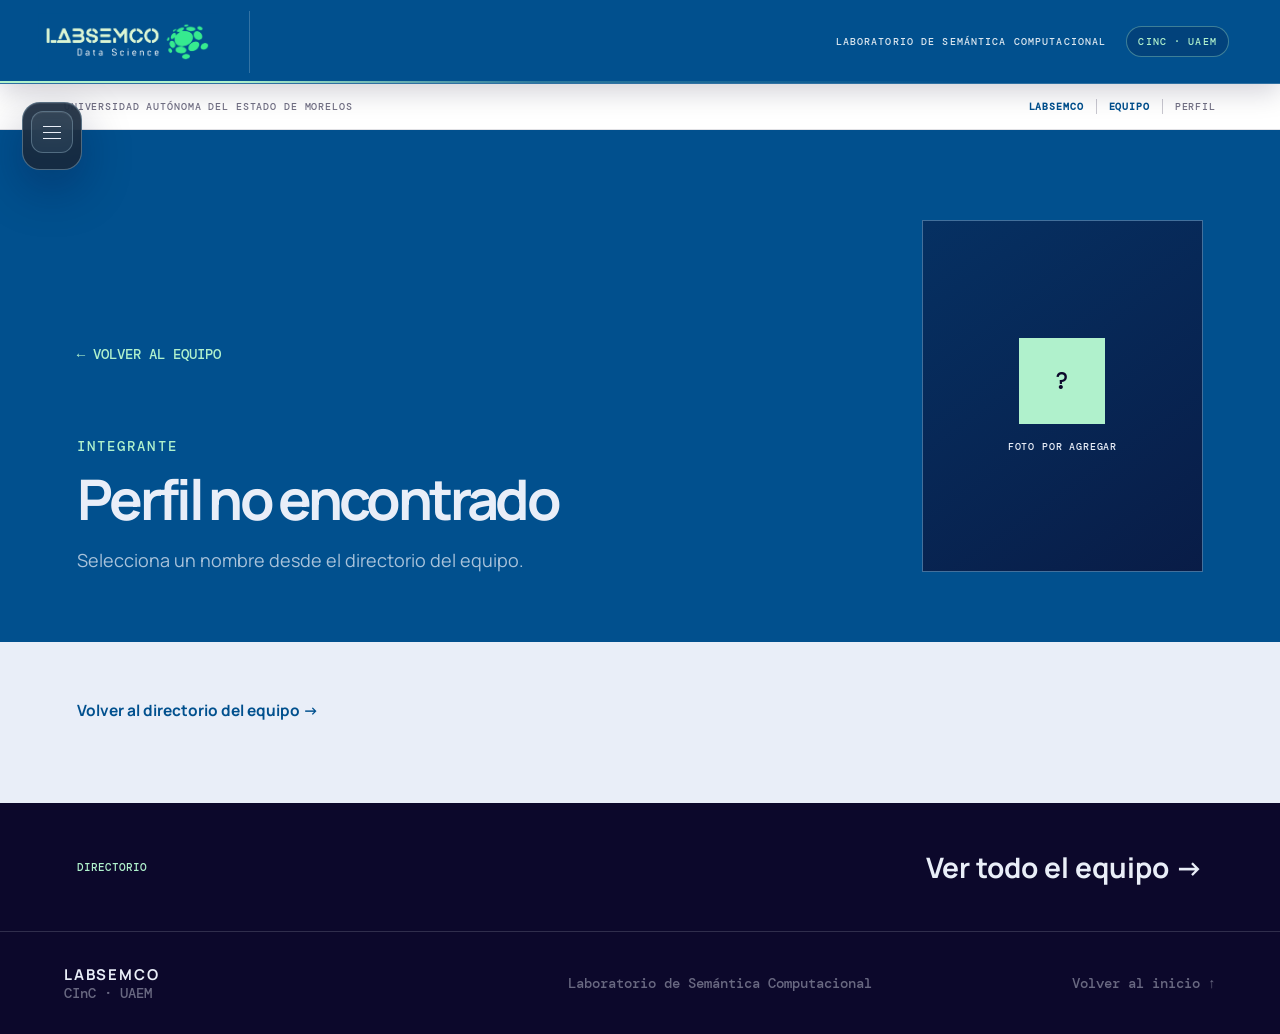
<file: persona.html>
<!doctype html>
<html lang="es">
<head>
<meta charset="UTF-8">
<meta name="viewport" content="width=device-width,initial-scale=1">
<meta name="description" content="Perfil de integrante del equipo de LABSEMCO.">
<meta name="theme-color" content="#0c082b">
<meta name="robots" content="index,follow">
<meta property="og:locale" content="es_MX">
<meta property="og:type" content="profile">
<meta property="og:site_name" content="LABSEMCO">
<meta property="og:title" content="Perfil del equipo · LABSEMCO">
<meta property="og:description" content="Investigación, trayectoria y publicaciones de integrantes de LABSEMCO.">
<title>Perfil del equipo · LABSEMCO</title>
<link rel="icon" href="assets/labsemco-logo.png" type="image/png">
<link rel="preconnect" href="https://fonts.googleapis.com">
<link rel="preconnect" href="https://fonts.gstatic.com" crossorigin>
<link href="https://fonts.googleapis.com/css2?family=DM+Mono:wght@400;500&amp;family=Manrope:wght@400;500;600;700;800&amp;display=swap" rel="stylesheet">
<link rel="stylesheet" href="styles.css">
</head>
<body data-page="equipo">
<a class="skip-link" href="#contenido">Saltar al contenido</a><aside class="sidebar" aria-label="Navegación principal"><button class="menu-toggle" type="button" aria-expanded="false" aria-controls="site-nav"><span></span><span></span><span></span><b class="sr-only">Abrir menú</b></button><nav class="site-nav" id="site-nav"><a href="index.html">Inicio</a><a href="nosotros.html">Nosotros</a><a href="investigacion.html">Investigación</a><a href="proyectos.html">Proyectos</a><a href="divulgacion.html">Divulgación</a><a class="active" aria-current="page" href="equipo.html">Equipo</a><a href="contacto.html">Contacto</a></nav><div class="sidebar-foot"><p>Centro de Investigación<br>en Ciencias</p><a href="https://cinc.uaem.mx/" target="_blank" rel="noreferrer">Sitio institucional ↗</a></div></aside>
<main class="detail-shell" id="contenido"><header class="brand-banner"><a href="index.html" aria-label="LABSEMCO, inicio"><img src="assets/labsemco-logo.png" alt="LABSEMCO Data Science" width="3198" height="1007" decoding="async"></a><p>Laboratorio de Semántica Computacional <span>CInC · UAEM</span></p></header><div class="institution-strip"><span>Universidad Autónoma del Estado de Morelos</span><div><a href="index.html">LABSEMCO</a><i></i><a href="equipo.html">Equipo</a><i></i><span>Perfil</span></div></div>
<article class="person-profile" id="person-profile" aria-live="polite">
<header class="person-profile-hero"><div><a class="profile-back" href="equipo.html">← Volver al equipo</a><p class="eyebrow" id="person-group">Integrante</p><h1 id="person-name">Cargando perfil…</h1><p id="person-level"></p></div><figure class="person-photo"><img id="person-photo" alt="" hidden><figcaption id="person-photo-placeholder"><b id="person-initials" aria-hidden="true">LS</b><span>Foto por agregar</span></figcaption></figure></header>
<div class="person-profile-body" id="person-details" hidden>
<section class="person-summary" data-profile-field="RESUMEN"><small>Resumen</small><p id="person-summary"></p></section>
<dl class="person-fields">
<div data-profile-field="TEMA_INVESTIGACION"><dt>Tema de investigación</dt><dd id="person-topic"></dd></div>
<div data-profile-field="TITULO_INVESTIGACION"><dt>Proyecto de investigación</dt><dd id="person-research-title"></dd></div>
<div data-profile-field="CORREO"><dt>Correo institucional</dt><dd><a id="person-email"></a></dd></div>
<div data-profile-field="PUBLICACIONES"><dt>Publicaciones</dt><dd id="person-publications"></dd></div>
</dl>
<a class="scholar-link" id="person-scholar" data-profile-field="GOOGLE_SCHOLAR" target="_blank" rel="noopener noreferrer">Consultar Google Scholar ↗</a>
</div>
<section class="profile-status" id="profile-status"><p>Consultando la información publicada del equipo.</p></section>
</article>
<a class="detail-next" href="equipo.html"><small>Directorio</small><strong>Ver todo el equipo →</strong></a><footer class="footer"><div><strong>LABSEMCO</strong><span>CInC · UAEM</span></div><p>Laboratorio de Semántica Computacional</p><a href="index.html">Volver al inicio ↑</a></footer></main><script src="sheets-config.js"></script><script src="script.js"></script>
</body>
</html>
</file>
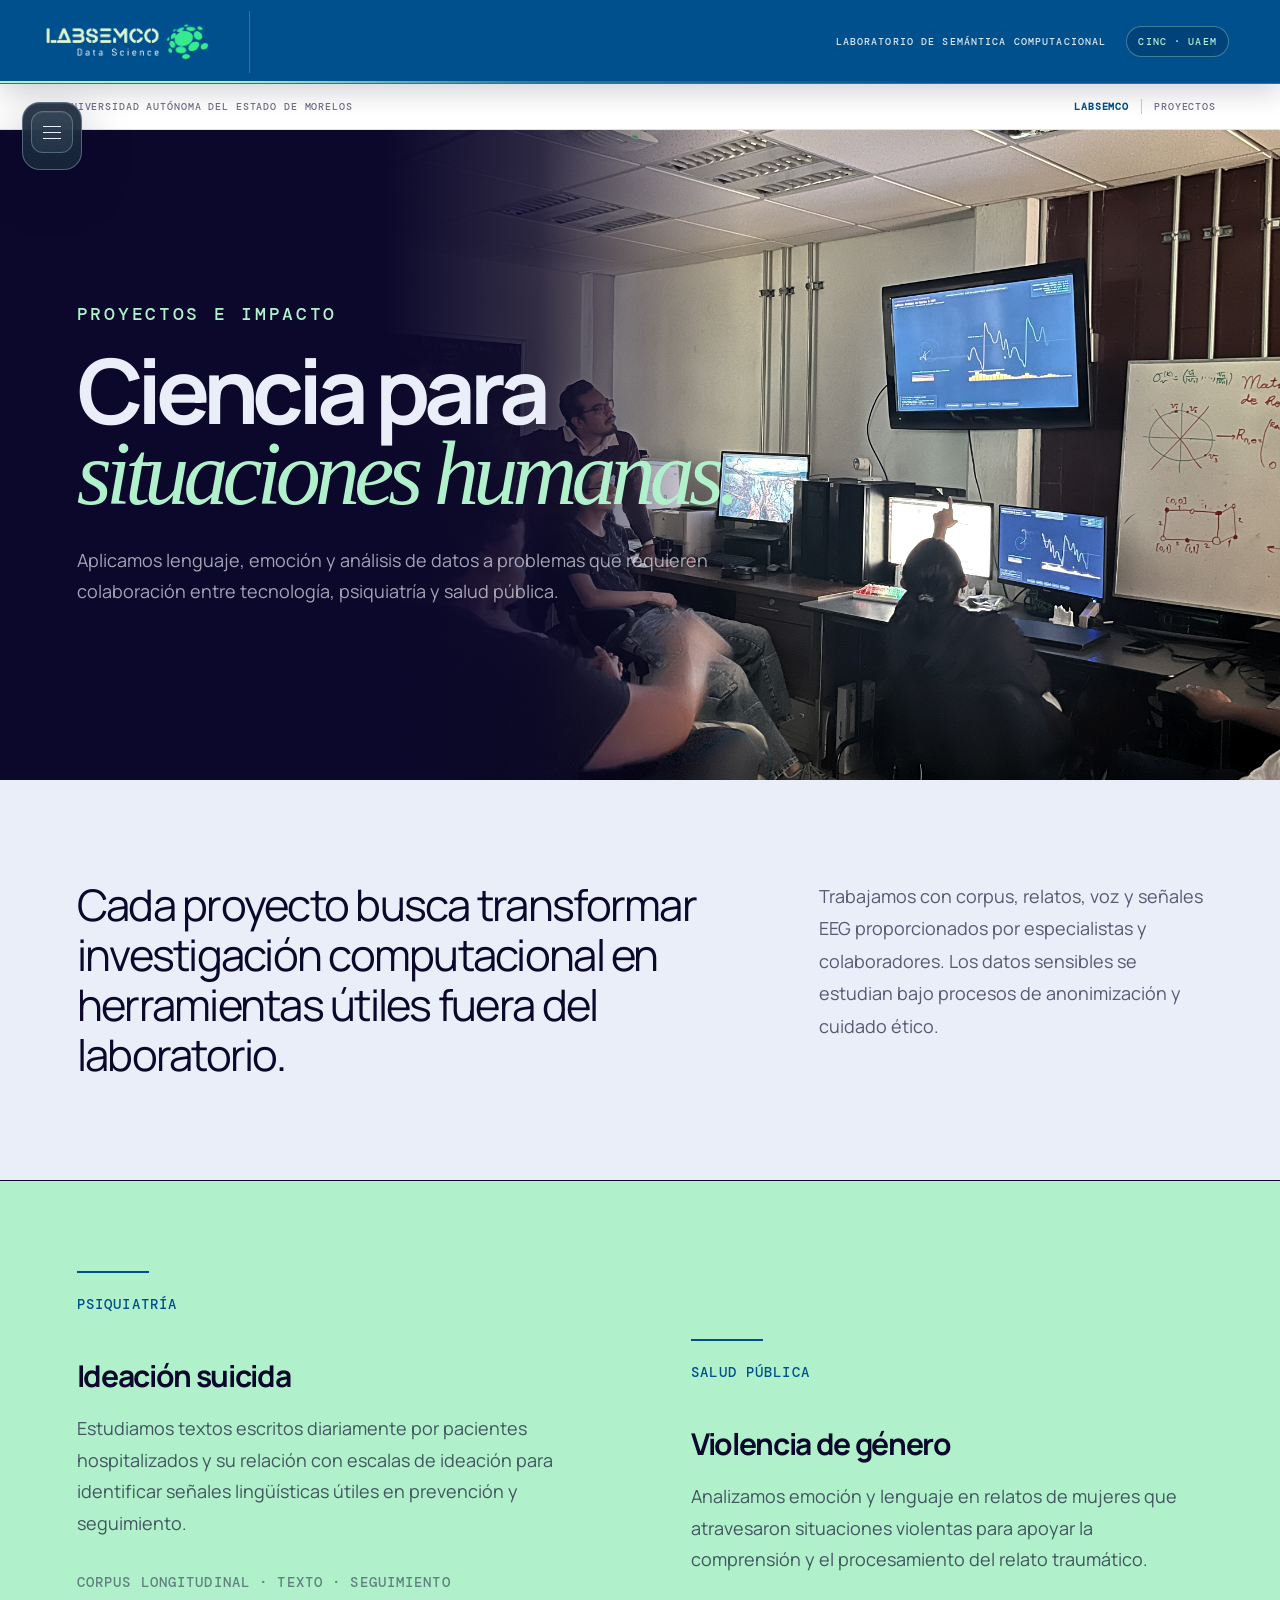
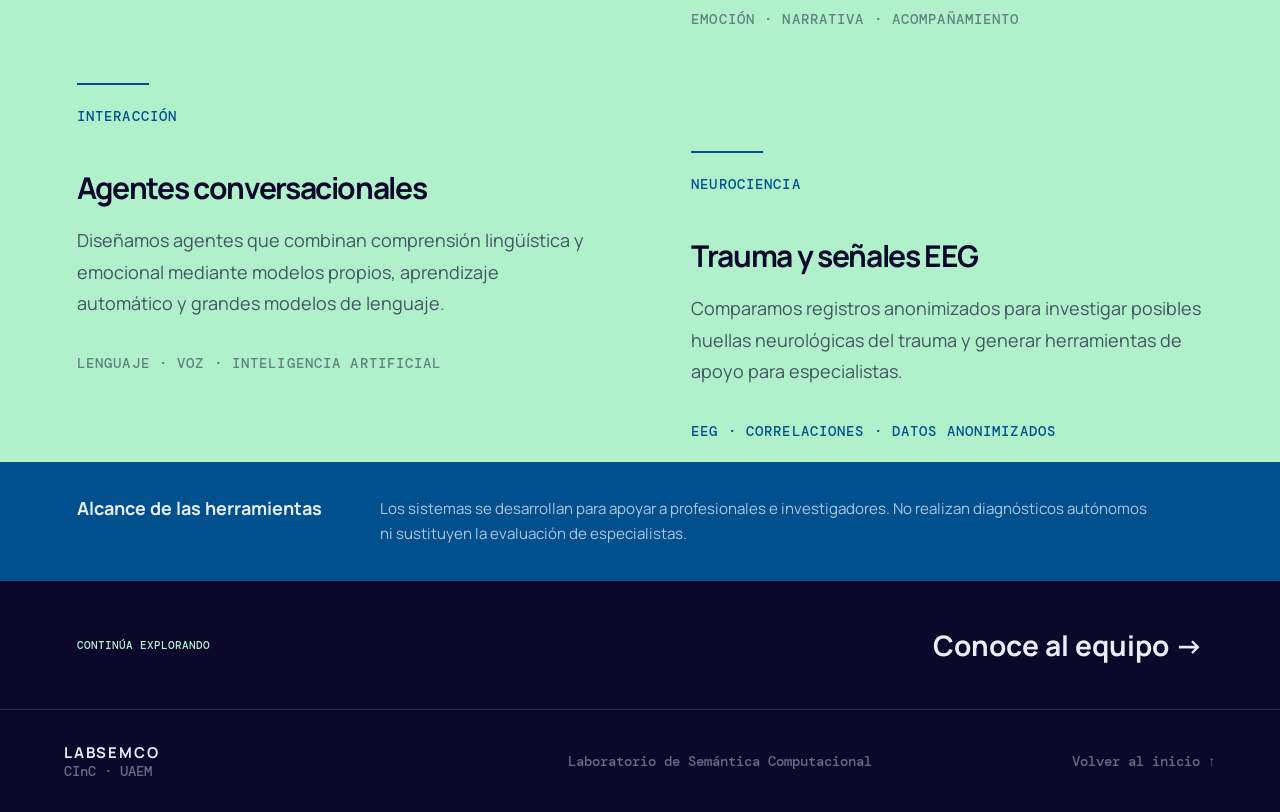
<file: proyectos.html>
<!doctype html>
<html lang="es">
<head>
<meta charset="UTF-8">
<meta name="viewport" content="width=device-width,initial-scale=1">
<meta name="description" content="Proyectos e impacto social de LABSEMCO.">
<meta name="theme-color" content="#0c082b">
<link rel="canonical" href="https://cinc.uaem.mx/semantica-computacional/proyectos.html">
<meta property="og:locale" content="es_MX">
<meta property="og:type" content="website">
<meta property="og:site_name" content="LABSEMCO">
<meta property="og:title" content="Proyectos · LABSEMCO">
<meta property="og:description" content="Proyectos de lenguaje, emoción, salud pública e inteligencia artificial de LABSEMCO.">
<meta property="og:url" content="https://cinc.uaem.mx/semantica-computacional/proyectos.html">
<meta property="og:image" content="https://cinc.uaem.mx/semantica-computacional/assets/Alondra.JPG">
<meta name="twitter:card" content="summary_large_image">
<title>Proyectos · LABSEMCO</title>
<link rel="icon" href="assets/labsemco-logo.png" type="image/png">
<link rel="preconnect" href="https://fonts.googleapis.com">
<link rel="preconnect" href="https://fonts.gstatic.com" crossorigin>
<link href="https://fonts.googleapis.com/css2?family=DM+Mono:wght@400;500&amp;family=Manrope:wght@400;500;600;700;800&amp;display=swap" rel="stylesheet">
<link rel="stylesheet" href="styles.css">
</head>
<body data-page="proyectos">
<a class="skip-link" href="#contenido">Saltar al contenido</a><aside class="sidebar" aria-label="Navegación principal"><button class="menu-toggle" type="button" aria-expanded="false" aria-controls="site-nav"><span></span><span></span><span></span><b class="sr-only">Abrir menú</b></button><nav class="site-nav" id="site-nav"><a href="index.html">Inicio</a><a href="nosotros.html">Nosotros</a><a href="investigacion.html">Investigación</a><a class="active" aria-current="page" href="proyectos.html">Proyectos</a><a href="divulgacion.html">Divulgación</a><a href="equipo.html">Equipo</a><a href="contacto.html">Contacto</a></nav><div class="sidebar-foot">
<p>Centro de Investigación<br>en Ciencias</p>
<a href="https://cinc.uaem.mx/" target="_blank" rel="noreferrer">Sitio institucional ↗</a>
</div></aside>
<main class="detail-shell" id="contenido"><header class="brand-banner"><a href="index.html" aria-label="LABSEMCO, inicio"><img src="assets/labsemco-logo.png" alt="LABSEMCO Data Science" width="3198" height="1007" decoding="async"></a><p>Laboratorio de Semántica Computacional <span>CInC · UAEM</span></p></header><div class="institution-strip">
<span>Universidad Autónoma del Estado de Morelos</span><div>
<a href="index.html">LABSEMCO</a><i></i><span>Proyectos</span>
</div>
</div>
<header class="detail-hero"><div>
<p class="eyebrow" id="proyectos_etiqueta">Proyectos e impacto</p>
<h1>
<span id="proyectos_titulo">Ciencia para</span><br><em id="proyectos_destacado">situaciones humanas.</em>
</h1>
<p id="proyectos_descripcion">Aplicamos lenguaje, emoción y análisis de datos a problemas que requieren colaboración entre tecnología, psiquiatría y salud pública.</p>
</div>
<img src="assets/Alondra.JPG" alt="Equipo de LABSEMCO analizando datos durante una sesión" width="4032" height="2268" decoding="async"></header>
<section class="detail-intro"><p class="detail-lead" id="proyectos_intro">Cada proyecto busca transformar investigación computacional en herramientas útiles fuera del laboratorio.</p>
<p id="proyectos_detalle">Trabajamos con corpus, relatos, voz y señales EEG proporcionados por especialistas y colaboradores. Los datos sensibles se estudian bajo procesos de anonimización y cuidado ético.</p></section>
<section class="projects section project-page"><div class="impact-grid" id="project-list">
<article class="impact-card" id="proyecto_ideacion"><span>Psiquiatría</span><h3 id="proyecto_ideacion_titulo">Ideación suicida</h3>
<p id="proyecto_ideacion_descripcion">Estudiamos textos escritos diariamente por pacientes hospitalizados y su relación con escalas de ideación para identificar señales lingüísticas útiles en prevención y seguimiento.</p>
<small>Corpus longitudinal · texto · seguimiento</small></article><article class="impact-card" id="proyecto_violencia"><span>Salud pública</span><h3 id="proyecto_violencia_titulo">Violencia de género</h3>
<p id="proyecto_violencia_descripcion">Analizamos emoción y lenguaje en relatos de mujeres que atravesaron situaciones violentas para apoyar la comprensión y el procesamiento del relato traumático.</p>
<small>Emoción · narrativa · acompañamiento</small></article><article class="impact-card" id="proyecto_agentes"><span>Interacción</span><h3 id="proyecto_agentes_titulo">Agentes conversacionales</h3>
<p id="proyecto_agentes_descripcion">Diseñamos agentes que combinan comprensión lingüística y emocional mediante modelos propios, aprendizaje automático y grandes modelos de lenguaje.</p>
<small>Lenguaje · voz · inteligencia artificial</small></article><article class="impact-card" id="proyecto_eeg"><span>Neurociencia</span><h3 id="proyecto_eeg_titulo">Trauma y señales EEG</h3>
<p id="proyecto_eeg_descripcion">Comparamos registros anonimizados para investigar posibles huellas neurológicas del trauma y generar herramientas de apoyo para especialistas.</p>
<small>EEG · correlaciones · datos anonimizados</small></article>
</div></section>
<aside class="detail-note"><strong>Alcance de las herramientas</strong><p>Los sistemas se desarrollan para apoyar a profesionales e investigadores. No realizan diagnósticos autónomos ni sustituyen la evaluación de especialistas.</p></aside><a class="detail-next" href="equipo.html"><small>Continúa explorando</small><strong>Conoce al equipo →</strong></a><footer class="footer"><div>
<strong>LABSEMCO</strong><span>CInC · UAEM</span>
</div>
<p>Laboratorio de Semántica Computacional</p>
<a href="index.html">Volver al inicio ↑</a></footer></main><script src="sheets-config.js"></script><script src="script.js"></script>
</body>
</html>
</file>
<file: styles.css>
:root{--paper:#e9eef8;--steel:#8faec0;--blue:#01508e;--mint:#b0f1cc;--ink:#0c082b;--white:#fff;--sidebar:260px}*{box-sizing:border-box}html{scroll-behavior:smooth}body{margin:0;color:var(--ink);background:var(--paper);font-family:"Manrope",sans-serif}a{color:inherit;text-decoration:none}button{color:inherit;font:inherit}.sr-only{position:absolute;width:1px;height:1px;overflow:hidden;clip:rect(0,0,0,0)}.skip-link{position:fixed;z-index:200;left:12px;top:12px;padding:12px 16px;color:var(--ink);background:var(--mint);transform:translateY(-150%)}.skip-link:focus{transform:none}
.sidebar{position:fixed;z-index:50;inset:0 auto 0 0;width:var(--sidebar);padding:34px 30px 28px;display:flex;flex-direction:column;color:var(--paper);background:var(--ink);border-right:1px solid rgba(233,238,248,.16)}.brand{display:flex;align-items:center;gap:13px}.brand-space{width:45px;height:45px;display:grid;place-items:center;border:1px solid rgba(233,238,248,.45);font:500 .82rem "DM Mono",monospace}.brand-copy{display:grid;line-height:1}.brand-copy strong{font-size:.93rem;letter-spacing:.12em}.brand-copy small{margin-top:7px;color:rgba(233,238,248,.5);font:500 .58rem "DM Mono",monospace;letter-spacing:.14em}.site-nav{margin:auto 0;display:grid}.site-nav a{padding:15px 0;display:grid;grid-template-columns:34px 1fr;align-items:center;border-bottom:1px solid rgba(233,238,248,.12);color:rgba(233,238,248,.52);font-size:.78rem;font-weight:700;transition:.2s}.site-nav a:first-child{border-top:1px solid rgba(233,238,248,.12)}.site-nav a span{color:rgba(233,238,248,.28);font:500 .56rem "DM Mono",monospace}.site-nav a:hover,.site-nav a.active{padding-left:7px;color:var(--mint)}.site-nav a.active span{color:var(--mint)}.sidebar-foot{color:rgba(233,238,248,.4);font-size:.65rem;line-height:1.6}.sidebar-foot a{color:var(--mint);font-weight:700}.menu-toggle{display:none}.page-shell{margin-left:var(--sidebar);min-width:0}
.hero{min-height:100vh;padding:30px 5vw 45px;position:relative;overflow:hidden;display:flex;flex-direction:column;color:var(--paper);background:var(--ink)}.hero-topline{position:relative;z-index:2;display:flex;justify-content:space-between;padding-bottom:20px;border-bottom:1px solid rgba(233,238,248,.2);color:rgba(233,238,248,.45);font:500 .58rem "DM Mono",monospace;letter-spacing:.13em;text-transform:uppercase}.hero-copy{position:relative;z-index:2;margin:auto 0;width:min(940px,86%)}.eyebrow,.section-index{font:500 .64rem "DM Mono",monospace;letter-spacing:.15em;text-transform:uppercase}.eyebrow{color:var(--mint)}.hero h1{margin:25px 0 35px;font-size:clamp(4rem,8.5vw,9.2rem);line-height:.82;letter-spacing:-.075em;font-weight:600}em{font-family:Georgia,serif;font-weight:400}.hero h1 em{color:var(--mint)}.hero-lead{max-width:650px;color:rgba(233,238,248,.67);font-size:clamp(1rem,1.45vw,1.25rem);line-height:1.7}.scroll-cue{position:relative;z-index:2;width:max-content;display:flex;align-items:center;gap:28px;color:var(--mint);font-size:.69rem;font-weight:800}.scroll-cue b{width:42px;height:42px;display:grid;place-items:center;border:1px solid rgba(176,241,204,.55);border-radius:50%}.hero-field{position:absolute;z-index:1;width:540px;height:540px;right:-80px;bottom:-60px;border:1px solid rgba(176,241,204,.2);border-radius:50%}.hero-field svg{position:absolute;inset:0;width:100%;height:100%;fill:none;stroke:rgba(176,241,204,.3)}.hero-field .node{position:absolute;width:13px;height:13px;border-radius:50%;background:var(--mint);box-shadow:0 0 0 8px rgba(176,241,204,.1)}.n1{left:14%;top:19%}.n2{left:54%;top:42%}.n3{right:13%;top:14%}.field-word{position:absolute;padding:7px 10px;border:1px solid rgba(233,238,248,.25);color:rgba(233,238,248,.55);background:var(--ink);font:500 .55rem "DM Mono",monospace;text-transform:uppercase}.fw-1{left:8%;top:28%}.fw-2{left:48%;top:51%}.fw-3{right:7%;top:24%}
.section{padding:110px 6vw}.section-header{display:grid;grid-template-columns:.55fr 1.3fr .7fr;gap:6%;align-items:end;margin-bottom:75px}.section-index{color:rgba(12,8,43,.48)}.section-header h2,.contact h2{margin:0;font-size:clamp(3rem,5.4vw,6.3rem);line-height:.94;letter-spacing:-.062em;font-weight:600}.section-header h2 em,.contact h2 em{color:var(--blue)}.header-note{margin:0;color:rgba(233,238,248,.55);font-size:.85rem;line-height:1.7}.dark-note{color:rgba(12,8,43,.55)}
.intro{background:var(--paper)}.intro-grid{display:grid;grid-template-columns:1.25fr .75fr;gap:10%;padding-top:50px;border-top:1px solid var(--ink)}.intro-statement{margin:0;font-size:clamp(2rem,3.9vw,4.5rem);line-height:1.12;letter-spacing:-.045em}.body-copy{color:rgba(12,8,43,.64);font-size:.92rem;line-height:1.8}.discipline-strip{margin-top:90px;display:grid;grid-template-columns:repeat(5,1fr);border-top:1px solid var(--ink);border-left:1px solid var(--ink)}.discipline-strip span{min-height:95px;padding:18px;display:flex;align-items:end;border-right:1px solid var(--ink);border-bottom:1px solid var(--ink);font:500 .67rem "DM Mono",monospace}
.research{color:var(--paper);background:var(--blue)}.section-header.light .section-index{color:var(--mint)}.section-header.light h2 em{color:var(--mint)}.research-list{border-top:1px solid rgba(233,238,248,.35)}.research-item{min-height:210px;padding:30px 0;display:grid;grid-template-columns:60px 1.1fr 1fr 100px;gap:4%;align-items:center;border-bottom:1px solid rgba(233,238,248,.35)}.item-number{color:var(--mint);font:500 .62rem "DM Mono",monospace}.item-title small{color:rgba(233,238,248,.55);font:500 .58rem "DM Mono",monospace;letter-spacing:.1em;text-transform:uppercase}.item-title h3{margin:13px 0 0;font-size:clamp(1.55rem,2.6vw,2.9rem);line-height:1;letter-spacing:-.04em}.research-item>p{color:rgba(233,238,248,.68);font-size:.84rem;line-height:1.75}.item-mark{justify-self:end;color:var(--mint);font:500 1.2rem "DM Mono",monospace}
.projects{background:var(--mint)}.project-feature{display:grid;grid-template-columns:.42fr 1fr .75fr;border:1px solid var(--ink)}.project-meta,.project-main,.project-diagram{min-height:430px;padding:30px}.project-meta{display:flex;flex-direction:column;gap:16px;border-right:1px solid var(--ink);font:500 .58rem "DM Mono",monospace;text-transform:uppercase}.status{display:flex;align-items:center;gap:9px;color:var(--blue)}.status i{width:7px;height:7px;border-radius:50%;background:var(--blue)}.project-main{border-right:1px solid var(--ink);display:flex;flex-direction:column;justify-content:center}.project-kicker{color:var(--blue);font:500 .6rem "DM Mono",monospace;text-transform:uppercase}.project-main h3{margin:25px 0;font-size:clamp(2.25rem,4.2vw,4.8rem);line-height:.98;letter-spacing:-.055em}.project-main>p:last-child{max-width:620px;color:rgba(12,8,43,.65);font-size:.88rem;line-height:1.75}.project-diagram{position:relative;overflow:hidden;background:var(--paper)}.project-diagram svg{position:absolute;inset:0;width:100%;height:100%;fill:none;stroke:rgba(12,8,43,.3)}.sentence{position:absolute;z-index:2;padding:8px 10px;color:var(--paper);background:var(--ink);font:500 .55rem "DM Mono",monospace}.s1{left:8%;top:13%}.s2{left:45%;top:44%}.s3{right:7%;top:14%}.current-note{padding:28px 0;display:grid;grid-template-columns:.42fr 1.75fr;gap:4%;border-bottom:1px solid var(--ink)}.current-note strong{font-size:.78rem}.current-note p{max-width:720px;margin:0;color:rgba(12,8,43,.65);font-size:.85rem;line-height:1.7}
.team{background:var(--paper)}.team-groups{display:grid;grid-template-columns:1fr 1fr;gap:30px}.team-group{border-top:1px solid var(--ink)}.team-group>h3{margin:0;padding:22px 0 35px;display:flex;justify-content:space-between;font-size:.78rem;text-transform:uppercase}.team-group>h3 span{color:var(--blue);font:500 .62rem "DM Mono",monospace}.team-group article{min-height:128px;padding:20px 0;display:grid;grid-template-columns:62px 1fr;gap:18px;align-items:center;border-bottom:1px solid rgba(12,8,43,.2)}.initials,.degree{width:52px;height:52px;display:grid;place-items:center;color:var(--paper);background:var(--blue);font:500 .62rem "DM Mono",monospace}.degree{color:var(--ink);background:transparent;border:1px solid rgba(12,8,43,.4)}.degree.master{color:var(--paper);background:var(--blue);border-color:var(--blue)}.team-group h4{margin:0 0 8px;font-size:1rem}.team-group article p{margin:0;color:rgba(12,8,43,.55);font-size:.7rem;line-height:1.5}
.contact{display:grid;grid-template-columns:1.25fr .75fr;gap:10%;color:var(--paper);background:var(--ink)}.contact .section-index{margin-bottom:45px;color:var(--mint)}.contact h2 em{color:var(--mint)}.contact-details{padding-top:20px;display:grid;align-content:end;gap:45px}.contact-details small{color:var(--mint);font:500 .59rem "DM Mono",monospace;letter-spacing:.12em;text-transform:uppercase}.contact-details p,.contact-details a{color:rgba(233,238,248,.62);font-size:.78rem;line-height:1.8}.contact-details a{display:block;margin-top:10px}.contact-details a:hover{color:var(--mint)}.footer{min-height:100px;padding:28px 5vw;display:grid;grid-template-columns:1fr 1fr auto;align-items:center;gap:30px;border-top:1px solid rgba(233,238,248,.16);color:var(--paper);background:var(--ink)}.footer>div{display:grid}.footer strong{font-size:.83rem;letter-spacing:.12em}.footer span,.footer p,.footer a{color:rgba(233,238,248,.42);font:500 .58rem "DM Mono",monospace}
@media(max-width:1050px){:root{--sidebar:220px}.sidebar{padding-inline:22px}.section{padding-inline:5vw}.section-header{grid-template-columns:1fr;gap:25px}.section-header .header-note{max-width:560px}.project-feature{grid-template-columns:.35fr 1fr}.project-diagram{grid-column:1/-1;min-height:300px;border-top:1px solid var(--ink)}}
@media(max-width:760px){:root{--sidebar:0px}html{scroll-padding-top:72px}.sidebar{inset:0 0 auto;width:100%;height:72px;padding:0 20px;flex-direction:row;align-items:center;justify-content:space-between}.brand-space{width:38px;height:38px}.menu-toggle{width:44px;height:44px;padding:10px;display:grid;align-content:center;gap:5px;border:0;background:transparent}.menu-toggle span{height:1px;display:block;background:var(--paper)}.site-nav{position:fixed;inset:72px 0 auto;margin:0;padding:15px 20px 25px;display:none;background:var(--ink);border-top:1px solid rgba(233,238,248,.14)}.site-nav.open{display:grid}.sidebar-foot{display:none}.page-shell{margin-left:0;padding-top:72px}.hero{min-height:calc(100svh - 72px);padding:25px 20px 35px}.hero h1{font-size:clamp(3.6rem,18vw,6.2rem)}.hero-copy{width:100%}.hero-field{width:350px;height:350px;right:-170px;opacity:.55}.section{padding:80px 20px}.section-header{margin-bottom:50px}.section-header h2,.contact h2{font-size:clamp(2.7rem,13vw,4.4rem)}.intro-grid{grid-template-columns:1fr;gap:35px}.discipline-strip{grid-template-columns:1fr 1fr;margin-top:60px}.research-item{grid-template-columns:38px 1fr;gap:15px}.research-item>p{grid-column:2;margin:0}.item-mark{display:none}.project-feature{grid-template-columns:1fr}.project-meta,.project-main{min-height:auto;border-right:0;border-bottom:1px solid var(--ink)}.project-meta{flex-direction:row;flex-wrap:wrap}.project-main{padding-block:50px}.current-note{grid-template-columns:1fr;gap:15px}.team-groups,.contact{grid-template-columns:1fr}.contact{gap:60px}.footer{grid-template-columns:1fr}}
@media(prefers-reduced-motion:reduce){html{scroll-behavior:auto}*,*::before,*::after{transition-duration:.01ms!important}}

[hidden]{display:none!important}
#contacto_direccion{white-space:pre-line}

/* Identidad institucional y banner fijo */
.page-shell,.detail-shell{padding-top:84px}
.sidebar{top:84px}
.sidebar>.brand{display:none}
.brand-banner{position:fixed;z-index:60;top:0;left:0;right:0;height:84px;padding:0 clamp(24px,4vw,64px) 0 clamp(22px,3vw,46px);display:flex;align-items:center;justify-content:space-between;gap:32px;color:var(--white);background:#01508e;border-bottom:1px solid rgba(255,255,255,.18);box-shadow:0 8px 26px rgba(12,8,43,.18)}
.brand-banner:after{content:"";position:absolute;left:0;right:0;bottom:0;height:2px;background:linear-gradient(90deg,var(--mint) 0 18%,rgba(176,241,204,.25) 42%,transparent 76%)}
.brand-banner>a{height:62px;padding-right:30px;display:flex;align-items:center;flex-shrink:0;border-right:1px solid rgba(255,255,255,.2)}
.brand-banner img{width:auto;height:57px;display:block;object-fit:contain}
.brand-banner p{margin:0;display:flex;align-items:center;justify-content:flex-end;gap:20px;color:rgba(255,255,255,.86);font:500 .57rem "DM Mono",monospace;letter-spacing:.11em;text-align:right;text-transform:uppercase}
.brand-banner p span{padding:8px 11px;color:var(--mint);background:rgba(12,8,43,.18);border:1px solid rgba(176,241,204,.35);border-radius:999px;white-space:nowrap}
.institution-strip{min-height:46px;padding:0 5vw;display:flex;align-items:center;justify-content:space-between;gap:20px;color:rgba(12,8,43,.58);background:var(--white);border-bottom:1px solid rgba(12,8,43,.12);font:500 .54rem "DM Mono",monospace;letter-spacing:.09em;text-transform:uppercase}
.institution-strip>div{display:flex;align-items:center;gap:12px}.institution-strip a{color:var(--blue);font-weight:700}.institution-strip i{width:1px;height:15px;background:rgba(12,8,43,.22)}
.institution-strip+.hero{min-height:calc(100vh - 138px)}
.hero-copy{width:min(800px,68%);min-width:0}
.hero-lead{max-width:610px;color:rgba(233,238,248,.76)}
.hero-photo{position:absolute;z-index:0;inset:0;margin:0;overflow:hidden}
.hero-photo:after{content:"";position:absolute;inset:0;background:linear-gradient(90deg,var(--ink) 0 30%,rgba(12,8,43,.82) 42%,rgba(12,8,43,0) 58%)}
.hero-photo img{width:100%;height:100%;display:block;object-fit:cover;object-position:center center;filter:saturate(.72) contrast(1.06)}
.hero-photo figcaption{position:absolute;z-index:2;right:24px;bottom:22px;padding:10px 12px;color:var(--paper);background:rgba(12,8,43,.82);font:500 .57rem "DM Mono",monospace;text-transform:uppercase}
.hero-photo figcaption span{margin-right:14px;color:var(--mint)}
.institutional-feature{margin:80px 0 0;display:grid;grid-template-columns:1.15fr .85fr;min-height:390px;background:var(--white);border:1px solid var(--ink)}
.institutional-feature img{width:100%;height:100%;max-height:520px;display:block;object-fit:cover;object-position:center center;filter:saturate(.7)}
.institutional-feature figcaption{padding:40px;display:flex;flex-direction:column;justify-content:flex-end;border-left:1px solid var(--ink)}
.institutional-feature figcaption span{color:var(--blue);font:500 .61rem "DM Mono",monospace;text-transform:uppercase}
.institutional-feature figcaption p{margin:24px 0 0;font-size:clamp(1.4rem,2.4vw,2.6rem);line-height:1.15;letter-spacing:-.035em}
.institutional-feature+.discipline-strip{margin-top:28px}
.photo-carousel{padding:110px 6vw;color:var(--paper);background:var(--ink)}
.carousel-heading{display:grid;grid-template-columns:.55fr 1.3fr .7fr;gap:6%;align-items:end;margin-bottom:58px}
.carousel-heading .section-index{color:var(--mint)}
.carousel-heading h2{margin:0;font-size:clamp(3rem,5.4vw,6.3rem);line-height:.94;letter-spacing:-.062em;font-weight:600}
.carousel-heading h2 em{color:var(--mint)}
.carousel-heading>p:last-child{margin:0;color:rgba(233,238,248,.58);font-size:.85rem;line-height:1.7}
.carousel{position:relative}
.carousel-viewport{overflow:hidden;border:1px solid rgba(233,238,248,.24)}
.carousel-track{display:flex;transition:transform .65s cubic-bezier(.22,.75,.2,1)}
.carousel-slide{min-width:100%;height:min(66vw,650px)}
.carousel-slide>a{position:relative;width:100%;height:100%;display:block;overflow:hidden}
.carousel-slide img{width:100%;height:100%;display:block;object-fit:cover;object-position:center center;filter:saturate(.72) contrast(1.08);transition:transform .8s ease}
.carousel-slide a:hover img,.carousel-slide a:focus-visible img{transform:scale(1.025)}
.slide-shade{position:absolute;inset:0;background:linear-gradient(90deg,var(--ink) 0 30%,rgba(12,8,43,.82) 42%,rgba(12,8,43,0) 58%)}
.slide-copy{position:absolute;z-index:2;left:6%;bottom:10%;width:min(600px,60%)}
.slide-copy small{color:var(--mint);font:500 .62rem "DM Mono",monospace;letter-spacing:.12em;text-transform:uppercase}
.slide-copy h3{margin:20px 0;font-size:clamp(2.5rem,5vw,5.8rem);line-height:.92;letter-spacing:-.055em}
.slide-copy p{max-width:520px;color:rgba(233,238,248,.72);font-size:.88rem;line-height:1.7}
.slide-copy b{margin-top:28px;display:inline-block;color:var(--mint);font-size:.72rem}
.carousel-controls{min-height:78px;display:grid;grid-template-columns:auto 1fr auto auto;align-items:center;gap:22px;border-bottom:1px solid rgba(233,238,248,.24)}
.carousel-arrow{width:48px;height:48px;border:1px solid rgba(233,238,248,.3);border-radius:50%;color:var(--paper);background:transparent;cursor:pointer;transition:.2s}
.carousel-arrow:hover,.carousel-arrow:focus-visible{color:var(--ink);background:var(--mint);border-color:var(--mint)}
.carousel-dots{display:flex;gap:9px}
.carousel-dots button{width:32px;height:2px;padding:0;border:0;background:rgba(233,238,248,.25);cursor:pointer}
.carousel-dots button.is-active{background:var(--mint)}
.carousel-controls p{margin:0;color:rgba(233,238,248,.45);font:500 .6rem "DM Mono",monospace}
.carousel-current{color:var(--mint)}
.research-thumb{justify-self:end;width:106px;height:106px;margin:0;overflow:hidden;background:var(--paper)}
.research-thumb img{width:100%;height:100%;display:block;object-fit:cover;object-position:center center;filter:saturate(.75) contrast(1.05)}
.research-item:hover .research-thumb img{transform:scale(1.04);transition:transform .3s ease}

.research-purpose{margin:-25px 0 62px;padding:25px 0;display:grid;grid-template-columns:60px 1fr;gap:4%;border-top:1px solid rgba(233,238,248,.35);border-bottom:1px solid rgba(233,238,248,.35)}
.research-purpose span{color:var(--mint);font:500 .6rem "DM Mono",monospace;letter-spacing:.1em;text-transform:uppercase}
.research-purpose p{max-width:850px;margin:0;font-size:clamp(1.15rem,2vw,2rem);line-height:1.35;letter-spacing:-.025em}
.impact-grid{display:grid;grid-template-columns:repeat(2,1fr);border-top:1px solid var(--ink);border-left:1px solid var(--ink)}
.impact-card{min-height:350px;padding:36px;display:flex;flex-direction:column;border-right:1px solid var(--ink);border-bottom:1px solid var(--ink)}
.impact-card>span,.impact-card small{font:500 .59rem "DM Mono",monospace;letter-spacing:.08em;text-transform:uppercase}
.impact-card>span{color:var(--blue)}
.impact-card h3{margin:55px 0 22px;font-size:clamp(1.8rem,3.1vw,3.5rem);line-height:1;letter-spacing:-.045em}
.impact-card p{max-width:620px;margin:0;color:rgba(12,8,43,.67);font-size:.86rem;line-height:1.75}
.impact-card small{margin-top:auto;padding-top:35px;color:rgba(12,8,43,.48)}
.project-link{width:max-content;max-width:100%;margin-top:20px;color:var(--blue);font:600 .66rem "DM Mono",monospace;letter-spacing:.06em;text-transform:uppercase;text-decoration:none;border-bottom:1px solid currentColor}
.project-link:hover,.project-link:focus-visible{color:var(--ink)}
.impact-card:nth-child(1){background:var(--paper)}
.impact-card:nth-child(2){background:rgba(233,238,248,.55)}
.impact-card:nth-child(3){background:rgba(255,255,255,.3)}
.impact-card:nth-child(4){color:var(--paper);background:var(--ink)}
.impact-card:nth-child(4)>span,.impact-card:nth-child(4) small{color:var(--mint)}
.impact-card:nth-child(4) p{color:rgba(233,238,248,.68)}
.impact-card:nth-child(4) .project-link{color:var(--mint)}
.impact-card:nth-child(4) .project-link:hover,.impact-card:nth-child(4) .project-link:focus-visible{color:var(--paper)}
.ethics-note{padding:30px 0;display:grid;grid-template-columns:.42fr 1.75fr;gap:4%;border-bottom:1px solid var(--ink)}
.ethics-note strong{font-size:.78rem}
.ethics-note p{max-width:780px;margin:0;color:rgba(12,8,43,.65);font-size:.85rem;line-height:1.7}

/* Páginas de destino del carrusel */
.detail-shell{margin-left:var(--sidebar);min-width:0;background:var(--paper)}
.detail-hero{min-height:650px;padding:80px 6vw;position:relative;isolation:isolate;overflow:hidden;display:grid;grid-template-columns:1fr;align-items:center;color:var(--paper);background:var(--ink)}
.detail-hero:after{content:"";position:absolute;z-index:0;inset:0;background:linear-gradient(90deg,var(--ink) 0 30%,rgba(12,8,43,.82) 42%,rgba(12,8,43,0) 58%);pointer-events:none}
.detail-hero>div{position:relative;z-index:2;max-width:62%}.detail-hero h1{margin:24px 0 32px;font-size:clamp(3.4rem,6.4vw,7.5rem);line-height:.88;letter-spacing:-.065em}.detail-hero h1 em{color:var(--mint)}
.detail-hero p:last-child{max-width:650px;color:rgba(233,238,248,.68);font-size:1rem;line-height:1.75}.detail-hero img{position:absolute;z-index:-1;inset:0 0 0 auto;width:70%;height:100%;display:block;object-fit:cover;object-position:center center;filter:saturate(.7) contrast(1.08)}
.detail-hero-research{background:var(--blue)}.detail-hero-research:after{background:linear-gradient(90deg,var(--blue) 0 30%,rgba(1,80,142,.82) 42%,rgba(1,80,142,0) 58%)}.detail-hero-research img{background:var(--paper);object-fit:cover}.detail-hero-team img{height:100%}
.detail-intro{padding:100px 6vw;display:grid;grid-template-columns:1.25fr .75fr;gap:9%;border-bottom:1px solid var(--ink)}
.detail-intro p{margin:0;color:rgba(12,8,43,.65);font-size:.9rem;line-height:1.8}.detail-intro .detail-lead{color:var(--ink);font-size:clamp(1.8rem,3.4vw,4rem);line-height:1.15;letter-spacing:-.04em}
.detail-topics{display:grid;grid-template-columns:repeat(2,1fr);border-left:1px solid var(--ink)}
.detail-topics article{min-height:420px;padding:42px 6vw;border-right:1px solid var(--ink);border-bottom:1px solid var(--ink);scroll-margin-top:30px}.detail-topics article:nth-child(2),.detail-topics article:nth-child(3){background:var(--mint)}
.detail-topics span,.detail-people small{color:var(--blue);font:500 .6rem "DM Mono",monospace;letter-spacing:.1em;text-transform:uppercase}.detail-topics h2{margin:60px 0 24px;font-size:clamp(2rem,3.4vw,4rem);line-height:1;letter-spacing:-.05em}.detail-topics p{color:rgba(12,8,43,.66);font-size:.86rem;line-height:1.75}.detail-topics ul{margin-top:30px;padding:0;list-style:none;font:500 .62rem "DM Mono",monospace;text-transform:uppercase}.detail-topics li{padding:10px 0;border-top:1px solid rgba(12,8,43,.2)}
.detail-note{padding:34px 6vw;display:grid;grid-template-columns:.45fr 1.5fr;gap:5%;color:var(--paper);background:var(--blue)}.detail-note p{max-width:780px;margin:0;color:rgba(233,238,248,.75);font-size:.84rem;line-height:1.7}
.detail-quote{padding:100px 6vw;color:var(--paper);background:var(--blue)}.detail-quote small{color:var(--mint);font:500 .62rem "DM Mono",monospace;text-transform:uppercase}.detail-quote blockquote{max-width:1100px;margin:48px 0 0;font-size:clamp(2.3rem,5vw,5.5rem);line-height:1.08;letter-spacing:-.05em}
.detail-disciplines{padding:0 6vw 100px;display:grid;grid-template-columns:repeat(3,1fr);background:var(--blue)}.detail-disciplines span{min-height:120px;padding:22px;display:flex;align-items:end;color:var(--paper);border:1px solid rgba(233,238,248,.36);font:500 .65rem "DM Mono",monospace;text-transform:uppercase}
.team-directory{padding:90px 6vw 110px}.team-list-section+ .team-list-section{margin-top:75px}.team-list-section>header{padding-bottom:24px;display:flex;justify-content:space-between;align-items:end;border-bottom:1px solid var(--ink)}.team-list-section h2{margin:0;font-size:clamp(2rem,4vw,4.5rem);letter-spacing:-.05em}.team-list-section header span{color:var(--blue);font:500 .62rem "DM Mono",monospace;text-transform:uppercase}.team-list{border-bottom:1px solid var(--ink)}.team-row{min-height:112px;padding:22px 18px;display:grid;grid-template-columns:64px minmax(230px,1.35fr) minmax(220px,1fr) 32px;gap:24px;align-items:center;border-top:1px solid rgba(12,8,43,.16);transition:color .2s,background .2s,transform .2s}.team-row:first-child{border-top:0}.team-row:hover,.team-row:focus-visible{color:var(--paper);background:var(--blue);transform:translateX(5px)}.team-row:focus-visible{outline:3px solid var(--mint);outline-offset:2px}.team-row>b{width:52px;height:52px;display:grid;place-items:center;color:var(--paper);background:var(--blue);font:500 .65rem "DM Mono",monospace}.team-row:hover>b,.team-row:focus-visible>b{color:var(--ink);background:var(--mint)}.team-row>span{display:grid;gap:8px}.team-row strong{font-size:1rem;line-height:1.35}.team-row small{color:var(--blue);font:500 .6rem "DM Mono",monospace;letter-spacing:.08em;text-transform:uppercase}.team-row:hover small,.team-row:focus-visible small{color:var(--mint)}.team-row p{margin:0;color:rgba(12,8,43,.6);font-size:.76rem;line-height:1.6}.team-row:hover p,.team-row:focus-visible p{color:rgba(233,238,248,.76)}.team-row i{font-size:1.3rem;font-style:normal;text-align:right}
.person-profile{background:var(--paper)}.person-profile-hero{min-height:430px;padding:90px 6vw 70px;display:grid;grid-template-columns:1fr auto;gap:8%;align-items:end;color:var(--paper);background:var(--blue)}.person-profile-hero>div{max-width:980px}.profile-back{display:inline-block;margin-bottom:60px;color:var(--mint);font:500 .62rem "DM Mono",monospace;text-transform:uppercase}.person-profile-hero .eyebrow{color:var(--mint)}.person-profile-hero h1{margin:18px 0 22px;font-size:clamp(3rem,7vw,7.8rem);line-height:.94;letter-spacing:-.065em}.person-profile-hero p:last-child{margin:0;color:rgba(233,238,248,.72);font-size:1rem}.person-profile-hero>b{width:140px;height:140px;display:grid;place-items:center;color:var(--ink);background:var(--mint);font:500 1.5rem "DM Mono",monospace}.person-profile-body{padding:90px 6vw 110px}.person-summary{display:grid;grid-template-columns:.35fr 1fr;gap:7%;padding-bottom:70px}.person-summary small,.person-fields dt{color:var(--blue);font:500 .62rem "DM Mono",monospace;letter-spacing:.09em;text-transform:uppercase}.person-summary p{max-width:900px;margin:0;font-size:clamp(1.5rem,2.7vw,3rem);line-height:1.3;letter-spacing:-.03em}.person-fields{margin:0;display:grid;grid-template-columns:repeat(2,1fr);border-top:1px solid var(--ink);border-left:1px solid var(--ink)}.person-fields>div{min-height:190px;padding:30px;border-right:1px solid var(--ink);border-bottom:1px solid var(--ink)}.person-fields dd{margin:45px 0 0;font-size:1rem;line-height:1.7}.person-fields a{color:var(--blue);text-decoration:underline;text-underline-offset:5px}.scholar-link{margin-top:36px;padding:22px 28px;display:inline-block;color:var(--paper);background:var(--blue);font-weight:700}.scholar-link:hover{color:var(--ink);background:var(--mint)}.profile-status{padding:55px 6vw 80px;color:rgba(12,8,43,.62);background:var(--paper)}.profile-status p{max-width:760px;margin:0;font-size:.86rem;line-height:1.7}.profile-status a{color:var(--blue);font-weight:700}
.detail-next{padding:45px 6vw;display:flex;justify-content:space-between;align-items:center;color:var(--paper);background:var(--ink)}.detail-next small{color:var(--mint);font:500 .6rem "DM Mono",monospace;text-transform:uppercase}.detail-next strong{font-size:clamp(1.25rem,2.2vw,2.4rem)}

/* Portada-resumen y navegación sin numeración */
.site-nav a{display:flex;grid-template-columns:none}
.carousel-controls{grid-template-columns:auto 1fr auto}
.home-summary{padding:110px 6vw;background:var(--paper)}
.home-summary>header{display:grid;grid-template-columns:.55fr 1.3fr .7fr;gap:6%;align-items:end;margin-bottom:70px}
.home-summary>header .eyebrow{color:var(--blue)}
.home-summary>header h2{margin:0;font-size:clamp(3rem,5.4vw,6.3rem);line-height:.94;letter-spacing:-.062em;font-weight:600}
.home-summary>header h2 em{color:var(--blue)}
.home-summary>header>p:last-child{margin:0;color:rgba(12,8,43,.58);font-size:.85rem;line-height:1.7}
.summary-grid{display:grid;grid-template-columns:repeat(2,1fr);border-top:1px solid var(--ink);border-left:1px solid var(--ink)}
.summary-grid>a{min-height:330px;padding:34px;display:flex;flex-direction:column;border-right:1px solid var(--ink);border-bottom:1px solid var(--ink);transition:.25s}
.summary-grid>a:last-child{min-height:330px}
.summary-grid>a:hover,.summary-grid>a:focus-visible{color:var(--paper);background:var(--blue)}
.summary-grid small{color:var(--blue);font:500 .6rem "DM Mono",monospace;letter-spacing:.1em;text-transform:uppercase}.summary-grid>a:hover small,.summary-grid>a:focus-visible small{color:var(--mint)}
.summary-grid h3{margin:55px 0 18px;font-size:clamp(2rem,3.5vw,4rem);line-height:1;letter-spacing:-.05em}.summary-grid p{max-width:560px;margin:0;color:rgba(12,8,43,.62);font-size:.85rem;line-height:1.7}.summary-grid>a:hover p,.summary-grid>a:focus-visible p{color:rgba(233,238,248,.75)}
.summary-grid b{margin-top:auto;padding-top:30px;color:var(--blue);font-size:.72rem}.summary-grid>a:hover b,.summary-grid>a:focus-visible b{color:var(--mint)}
.contact-page{padding:100px 6vw;display:grid;grid-template-columns:1fr 1fr;gap:8%;background:var(--paper)}
.contact-page>div{padding-top:28px;border-top:1px solid var(--ink)}
.contact-page small{color:var(--blue);font:500 .6rem "DM Mono",monospace;letter-spacing:.1em;text-transform:uppercase}
.contact-page h2{margin:38px 0 22px;font-size:clamp(2rem,3.7vw,4.2rem);line-height:1;letter-spacing:-.05em}
.contact-page p,.contact-page a{color:rgba(12,8,43,.64);font-size:.86rem;line-height:1.8}.contact-page a{display:block;padding:14px 0;border-bottom:1px solid rgba(12,8,43,.18)}.contact-page a:hover{color:var(--blue)}
.contact-invite{background:var(--blue)}
.project-page{padding-top:90px;padding-bottom:90px}
.github-home{width:max-content;max-width:100%;margin-top:26px;padding:12px 17px;display:inline-flex;align-items:center;gap:10px;color:var(--mint);border:1px solid rgba(176,241,204,.55);border-radius:999px;font:600 .65rem "DM Mono",monospace;letter-spacing:.06em;text-transform:uppercase;transition:.2s}
.github-home:hover,.github-home:focus-visible{color:var(--ink);background:var(--mint);border-color:var(--mint)}
.community-routes{margin-top:70px;display:grid;grid-template-columns:repeat(2,1fr);border-top:1px solid var(--ink);border-left:1px solid var(--ink)}
.community-routes a{min-height:110px;padding:20px;display:flex;align-items:end;justify-content:space-between;gap:20px;border-right:1px solid var(--ink);border-bottom:1px solid var(--ink);font-weight:700;transition:.2s}
.community-routes a span{color:var(--blue);font:500 .62rem "DM Mono",monospace}.community-routes a:hover,.community-routes a:focus-visible{color:var(--paper);background:var(--blue)}.community-routes a:hover span,.community-routes a:focus-visible span{color:var(--mint)}
.project-directory{display:grid;gap:72px}.project-category>header{margin-bottom:28px;padding-bottom:18px;display:flex;align-items:end;justify-content:space-between;gap:24px;border-bottom:1px solid var(--ink)}.project-category>header h3{margin:0;font-size:clamp(2rem,4vw,4.4rem);line-height:1;letter-spacing:-.05em}.project-category>header span,.project-subcategory>h4{color:var(--blue);font:500 .61rem "DM Mono",monospace;letter-spacing:.1em;text-transform:uppercase}.project-subcategory+.project-subcategory{margin-top:36px}.project-subcategory>h4{margin:0 0 16px}.project-collaborators{margin-top:22px!important;padding-top:18px;border-top:1px solid rgba(12,8,43,.18);font-size:.72rem!important}.project-collaborators strong{color:var(--ink)}
.events-section{padding:90px 6vw 110px;background:var(--paper)}.events-section>header{display:flex;align-items:end;justify-content:space-between;gap:30px;margin-bottom:46px}.events-section>header .eyebrow{color:var(--blue)}.events-section>header h2{max-width:820px;margin:0;font-size:clamp(3rem,5.4vw,6.3rem);line-height:.94;letter-spacing:-.062em}.events-list{display:grid;grid-template-columns:repeat(2,1fr);border-top:1px solid var(--ink);border-left:1px solid var(--ink)}.event-card,.event-empty{min-height:330px;padding:34px;display:flex;flex-direction:column;border-right:1px solid var(--ink);border-bottom:1px solid var(--ink)}.event-card>span{color:var(--blue);font:500 .6rem "DM Mono",monospace;letter-spacing:.1em;text-transform:uppercase}.event-card h3{margin:48px 0 20px;font-size:clamp(1.8rem,3vw,3.4rem);line-height:1;letter-spacing:-.045em}.event-card>p,.event-empty p{margin:0;color:rgba(12,8,43,.65);font-size:.86rem;line-height:1.75}.event-meta{margin-top:auto!important;padding-top:30px;color:rgba(12,8,43,.52)!important;font:500 .65rem "DM Mono",monospace!important}.event-empty{justify-content:center;grid-column:1/-1}

@media(max-width:1050px){
  .brand-banner p{max-width:58%;font-size:.5rem;line-height:1.5}
  .hero-copy{width:min(720px,76%)}
  .hero-photo{left:0}
  .institutional-feature{grid-template-columns:1fr 1fr}
  .carousel-heading{grid-template-columns:1fr;gap:24px}
  .carousel-heading>p:last-child{max-width:560px}
  .impact-card{min-height:330px}
  .detail-hero>div{max-width:72%}.detail-hero img{height:100%}.detail-intro{grid-template-columns:1fr;gap:35px}.team-row{grid-template-columns:64px 1fr 1fr 32px}
  .home-summary>header{grid-template-columns:1fr;gap:24px}.home-summary>header>p:last-child{max-width:560px}
}
@media(max-width:760px){
  .page-shell,.detail-shell{padding-top:68px}
  .sidebar{top:0;justify-content:flex-end;background:transparent;border-right:0;pointer-events:none}
  .sidebar .menu-toggle,.sidebar .site-nav{pointer-events:auto}
  .brand-banner{top:0;left:0;height:68px;padding:0 68px 0 14px;gap:12px}
  .brand-banner>a{height:54px;padding-right:0;border-right:0}.brand-banner img{height:50px}
  .brand-banner p{display:none}
  .institution-strip{min-height:54px;padding:10px 20px;align-items:flex-start;flex-direction:column;justify-content:center;gap:4px;font-size:.48rem}
  .institution-strip+.hero{min-height:calc(100svh - 122px)}
  .institution-strip>div{gap:8px}
  .hero-copy{width:100%;max-width:100%}
  .hero-topline span:last-child{display:none}
  .hero h1{max-width:100%;font-size:clamp(2.5rem,11vw,3.8rem)}
  .hero h1 span,.hero h1 em,.detail-hero h1 span,.detail-hero h1 em{display:block;max-width:100%;overflow-wrap:anywhere}
  .hero h1 br,.detail-hero h1 br{display:none}
  .hero-lead{overflow-wrap:anywhere}
  .hero-photo{inset:0;opacity:1}
  .hero-photo:after{background:linear-gradient(90deg,var(--ink) 0 30%,rgba(12,8,43,.88) 46%,rgba(12,8,43,.18) 72%)}
  .hero-photo figcaption{display:none}
  .institutional-feature{grid-template-columns:1fr;margin-top:55px}
  .institutional-feature img{height:300px}
  .institutional-feature figcaption{padding:28px;border-left:0;border-top:1px solid var(--ink)}
  .photo-carousel{padding:80px 20px}
  .carousel-heading{margin-bottom:38px}
  .carousel-heading h2{font-size:clamp(2.7rem,13vw,4.4rem)}
  .carousel-slide{height:560px}
  .slide-shade{background:linear-gradient(90deg,var(--ink) 0 30%,rgba(12,8,43,.86) 48%,rgba(12,8,43,.2) 78%)}
  .slide-copy{left:24px;right:24px;bottom:35px;width:auto}
  .slide-copy h3{font-size:clamp(2.4rem,12vw,4rem)}
  .carousel-controls{grid-template-columns:auto 1fr auto;gap:14px}
  .carousel-controls p{display:none}
  .carousel-dots{justify-content:center}
  .research-thumb{grid-column:2;width:100%;height:180px;margin-top:10px;justify-self:stretch}
  .research-purpose{grid-template-columns:1fr;gap:14px;margin-top:0}
  .impact-grid{grid-template-columns:1fr}
  .impact-card{min-height:320px;padding:28px}
  .impact-card h3{margin-top:40px}
  .ethics-note{grid-template-columns:1fr;gap:15px}
  .detail-shell{margin-left:0}.detail-shell>.institution-strip{margin-top:0}.detail-hero{min-height:560px;padding:70px 20px 45px}.detail-hero:after{background:linear-gradient(90deg,var(--ink) 0 30%,rgba(12,8,43,.9) 48%,rgba(12,8,43,.25) 78%)}.detail-hero-research:after{background:linear-gradient(90deg,var(--blue) 0 30%,rgba(1,80,142,.9) 48%,rgba(1,80,142,.25) 78%)}.detail-hero>div{max-width:92%}.detail-hero h1{max-width:100%;font-size:clamp(2.7rem,12vw,4.1rem)}.detail-hero img{width:100%;height:100%}.detail-intro{padding:70px 20px}.detail-topics{grid-template-columns:1fr}.detail-topics article{min-height:360px;padding:35px 20px}.detail-note{padding:30px 20px;grid-template-columns:1fr;gap:16px}.detail-quote{padding:70px 20px}.detail-disciplines{padding:0 20px 70px;grid-template-columns:1fr 1fr}.team-directory{padding:60px 20px 75px}.team-list-section+ .team-list-section{margin-top:55px}.team-list-section>header{align-items:flex-start;flex-direction:column;gap:10px}.team-row{padding:22px 4px;grid-template-columns:56px 1fr 28px;gap:16px}.team-row>p{grid-column:2/4}.team-row>b{width:48px;height:48px}.person-profile-hero{min-height:430px;padding:70px 20px 50px;grid-template-columns:1fr}.person-profile-hero>b{width:86px;height:86px;grid-row:1;align-self:start}.profile-back{margin-bottom:45px}.person-profile-body{padding:65px 20px 80px}.person-summary{grid-template-columns:1fr;gap:24px;padding-bottom:50px}.person-fields{grid-template-columns:1fr}.person-fields>div{min-height:160px;padding:25px 20px}.profile-status{padding:45px 20px 65px}.detail-next{padding:35px 20px;align-items:flex-start;flex-direction:column;gap:18px}
  .home-summary{padding:80px 20px}.home-summary>header{margin-bottom:45px}.home-summary>header h2{font-size:clamp(2.7rem,13vw,4.4rem)}.summary-grid{grid-template-columns:1fr}.summary-grid>a,.summary-grid>a:last-child{grid-column:auto;min-height:290px;padding:28px}
  .contact-page{padding:70px 20px;grid-template-columns:1fr;gap:55px}
  .community-routes,.events-list{grid-template-columns:1fr}
  .events-section{padding:70px 20px 80px}.events-section>header{align-items:flex-start;flex-direction:column}.events-section>header h2{font-size:clamp(2.7rem,13vw,4.4rem)}
  .project-category>header{align-items:flex-start;flex-direction:column}
}

/* Menú flotante desplegable */
.page-shell,.detail-shell{margin-left:0}
.sidebar{inset:102px auto auto 22px;width:60px;height:auto;padding:8px;display:flex;align-items:stretch;gap:4px;color:var(--paper);background:rgba(24,39,58,.9);border:1px solid rgba(143,174,192,.48);border-radius:18px;box-shadow:0 18px 50px rgba(12,8,43,.28),inset 0 1px 0 rgba(255,255,255,.08);backdrop-filter:blur(18px) saturate(1.15);overflow:hidden;transition:width .28s ease,padding .28s ease,border-radius .28s ease,box-shadow .28s ease}
.sidebar.is-expanded{width:280px;padding:12px;border-radius:22px}
.menu-toggle{width:42px;height:42px;min-width:42px;padding:11px;display:grid;align-content:center;align-self:flex-start;gap:5px;border:1px solid rgba(143,174,192,.44);border-radius:12px;background:rgba(143,174,192,.1);box-shadow:inset 0 1px 0 rgba(255,255,255,.07);cursor:pointer;transition:background .2s ease,border-color .2s ease,transform .2s ease}
.menu-toggle:hover,.menu-toggle:focus-visible,.sidebar.is-expanded .menu-toggle{background:rgba(143,174,192,.2);border-color:rgba(143,174,192,.72);transform:translateY(-1px)}
.menu-toggle span{height:1px;display:block;background:var(--paper);transform-origin:center;transition:transform .22s ease,opacity .22s ease}
.sidebar.is-expanded .menu-toggle span:nth-child(1){transform:translateY(6px) rotate(45deg)}
.sidebar.is-expanded .menu-toggle span:nth-child(2){opacity:0}
.sidebar.is-expanded .menu-toggle span:nth-child(3){transform:translateY(-6px) rotate(-45deg)}
.site-nav{width:100%;max-height:0;margin:0;display:grid;opacity:0;overflow:hidden;visibility:hidden;transform:translateY(-8px);transition:max-height .28s ease,opacity .18s ease,transform .28s ease,visibility 0s linear .28s}
.sidebar.is-expanded .site-nav{max-height:500px;margin-top:4px;opacity:1;visibility:visible;transform:none;transition:max-height .28s ease,opacity .24s ease .05s,transform .28s ease,visibility 0s}
.site-nav a{padding:13px 10px;border-radius:10px;border-bottom:1px solid rgba(233,238,248,.1);white-space:nowrap}
.site-nav a:first-child{border-top:0}
.site-nav a:hover,.site-nav a.active{padding-left:15px;background:rgba(176,241,204,.08)}
.sidebar-foot{max-height:0;margin:0;opacity:0;overflow:hidden;visibility:hidden;transition:max-height .25s ease,opacity .18s ease,visibility 0s linear .25s}
.sidebar.is-expanded .sidebar-foot{max-height:110px;margin:12px 10px 4px;opacity:1;visibility:visible;transition:max-height .25s ease,opacity .2s ease .08s,visibility 0s}
.menu-toggle:focus-visible,.site-nav a:focus-visible{outline:2px solid var(--mint);outline-offset:3px}

@media(max-width:760px){
  .sidebar{inset:80px 12px auto auto;width:54px;height:auto;padding:6px;flex-direction:column;align-items:stretch;justify-content:flex-start;background:rgba(24,39,58,.92);border-right:1px solid rgba(143,174,192,.48);pointer-events:auto}
  .sidebar.is-expanded{width:min(340px,calc(100vw - 24px));padding:10px}
  .sidebar .menu-toggle,.sidebar .site-nav{pointer-events:auto}
  .menu-toggle{width:40px;height:40px;min-width:40px}
  .site-nav{position:static;inset:auto;padding:0;background:transparent;border-top:0}
  .sidebar.is-expanded .site-nav{max-height:460px}
  .sidebar-foot{display:block}
}

/* Composición editorial: módulos abiertos, sin recuadros */
.summary-grid,.impact-grid,.detail-topics,.events-list{border:0;column-gap:8vw;row-gap:92px}
.summary-grid>a,.impact-card,.detail-topics article,.event-card,.event-empty{position:relative;min-height:280px;padding:24px 0 0;border:0;background:transparent!important;box-shadow:none;color:var(--ink)!important;transition:transform .25s ease,color .25s ease}
.summary-grid>a::before,.impact-card::before,.detail-topics article::before,.event-card::before,.event-empty::before{content:"";position:absolute;top:0;left:0;width:72px;height:2px;background:var(--blue);transition:width .25s ease,background .25s ease}
.summary-grid>a:hover,.summary-grid>a:focus-visible,.impact-card:hover,.impact-card:focus-within{color:var(--blue)!important;background:transparent!important;transform:translateY(-7px)}
.summary-grid>a:hover::before,.summary-grid>a:focus-visible::before,.impact-card:hover::before,.impact-card:focus-within::before{width:132px;background:var(--mint)}
.summary-grid>a:hover small,.summary-grid>a:focus-visible small,.summary-grid>a:hover b,.summary-grid>a:focus-visible b{color:var(--blue)}
.summary-grid>a:hover p,.summary-grid>a:focus-visible p,.impact-card:nth-child(4) p{color:rgba(12,8,43,.67)}
.summary-grid h3{margin-top:48px}.summary-grid>a:last-child{min-height:280px}
.impact-card:nth-child(4)>span,.impact-card:nth-child(4) small,.impact-card:nth-child(4) .project-link{color:var(--blue)}
.impact-card h3{margin-top:48px}.impact-card small{margin-top:34px;padding-top:0}
.detail-topics{padding:105px 6vw 135px}
.detail-topics article{min-height:360px;padding-inline:0;scroll-margin-top:120px}
.detail-topics article:nth-child(2),.detail-topics article:nth-child(3){background:transparent!important}
.detail-topics h2{margin-top:48px}
.events-list{align-items:start}.event-card,.event-empty{min-height:290px}.event-empty{max-width:760px}
.event-card h3{margin-top:48px}
.community-routes{margin:0;padding:105px 6vw 125px;display:block;border:0;background:var(--paper)}
.community-routes>header{display:grid;grid-template-columns:.55fr 1.3fr;gap:6%;align-items:end}
.community-routes>header h2{max-width:900px;margin:0;font-size:clamp(2.6rem,4.7vw,5.5rem);line-height:.98;letter-spacing:-.055em}
.community-routes>div{margin-top:75px;display:grid;grid-template-columns:repeat(2,1fr);column-gap:8vw;row-gap:28px}
.community-routes a{min-height:auto;padding:22px 0;align-items:center;border:0;border-top:1px solid rgba(12,8,43,.28);font-size:clamp(1.25rem,2.2vw,2.4rem);letter-spacing:-.035em;transition:color .2s ease,transform .2s ease}
.community-routes a::after{content:"↗";color:var(--blue);font:500 .9rem "DM Mono",monospace}
.community-routes a:hover,.community-routes a:focus-visible{color:var(--blue);background:transparent;transform:translateX(8px)}
.detail-disciplines{gap:34px 6vw}.detail-disciplines span{min-height:auto;padding:20px 0;border:0;border-top:1px solid rgba(233,238,248,.35)}
.person-fields{column-gap:7vw;row-gap:0;border:0}.person-fields>div{min-height:170px;padding:28px 0;border:0;border-top:1px solid rgba(12,8,43,.25)}

@media(min-width:761px){
  .summary-grid>a:nth-child(even),.impact-grid>.impact-card:nth-child(even),.detail-topics article:nth-child(even),.events-list>.event-card:nth-child(even){transform:translateY(68px)}
  .summary-grid>a:nth-child(even):hover,.summary-grid>a:nth-child(even):focus-visible,.impact-grid>.impact-card:nth-child(even):hover,.impact-grid>.impact-card:nth-child(even):focus-within{transform:translateY(61px)}
}

@media(max-width:760px){
  .summary-grid,.impact-grid,.detail-topics,.events-list{row-gap:62px}
  .summary-grid>a,.summary-grid>a:last-child,.impact-card,.detail-topics article,.event-card,.event-empty{min-height:auto;padding:22px 0 0}
  .summary-grid h3,.impact-card h3,.detail-topics h2,.event-card h3{margin-top:38px}
  .detail-topics{padding:80px 20px 95px}
  .community-routes{padding:80px 20px 95px}.community-routes>header{grid-template-columns:1fr;gap:24px}.community-routes>div{margin-top:55px;grid-template-columns:1fr;row-gap:10px}.community-routes a{font-size:1.45rem}
  .detail-disciplines{gap:14px 28px}.person-fields{row-gap:0}
}

/* Tipografía administrada desde la pestaña Diseño de Google Sheets */
:root{--font-title-main:90px;--font-title-section:56px;--font-subtitle:30px;--font-body:18px;--font-small:14px;font-size:var(--font-body)}
.hero h1,.detail-hero h1{font-size:clamp(48px,8.5vw,var(--font-title-main))}
.section-header h2,.contact h2,.carousel-heading h2,.home-summary>header h2,.events-section>header h2,.community-routes>header h2,.person-profile-hero h1{font-size:clamp(36px,5.4vw,var(--font-title-section))}
.item-title h3,.project-main h3,.slide-copy h3,.impact-card h3,.summary-grid h3,.detail-topics h2,.event-card h3,.project-category>header h3,.community-routes a{font-size:clamp(22px,3vw,var(--font-subtitle))}
.hero-lead,.body-copy,.header-note,.research-item>p,.project-main>p:last-child,.current-note p,.slide-copy p,.impact-card p,.summary-grid p,.detail-hero>div>p,.detail-intro p,.detail-topics article>p,.event-card>p,.event-empty p,.person-summary p,.person-fields dd{font-size:var(--font-body)}
.eyebrow,.section-index,.site-nav a,.brand-copy small,.project-kicker,.impact-card>span,.impact-card small,.detail-topics article>span,.event-card>span,.event-meta,.team-row>p,.person-fields dt,.profile-back,.footer span,.footer p,.footer a{font-size:var(--font-small)}
.team-empty{margin:0;padding:28px 18px;color:rgba(12,8,43,.55);font:500 .68rem "DM Mono",monospace;letter-spacing:.04em;text-transform:uppercase}
.person-photo{width:clamp(190px,22vw,300px);aspect-ratio:4/5;margin:0;overflow:hidden;align-self:end;border:1px solid rgba(233,238,248,.28);background:rgba(12,8,43,.22)}
.person-photo img{width:100%;height:100%;display:block;object-fit:cover;object-position:center center}
.person-photo figcaption{width:100%;height:100%;display:grid;place-content:center;place-items:center;gap:16px;color:var(--paper);background:linear-gradient(145deg,rgba(12,8,43,.28),rgba(12,8,43,.64))}
.person-photo figcaption[hidden]{display:none}
.person-photo b{width:86px;height:86px;display:grid;place-items:center;color:var(--ink);background:var(--mint);font:500 1.25rem "DM Mono",monospace}
.person-photo span{font:500 .58rem "DM Mono",monospace;letter-spacing:.08em;text-transform:uppercase}
@media(max-width:700px){.person-profile-hero>div{grid-row:2}.person-photo{width:min(210px,62vw);grid-row:1;align-self:start}}
</file>
